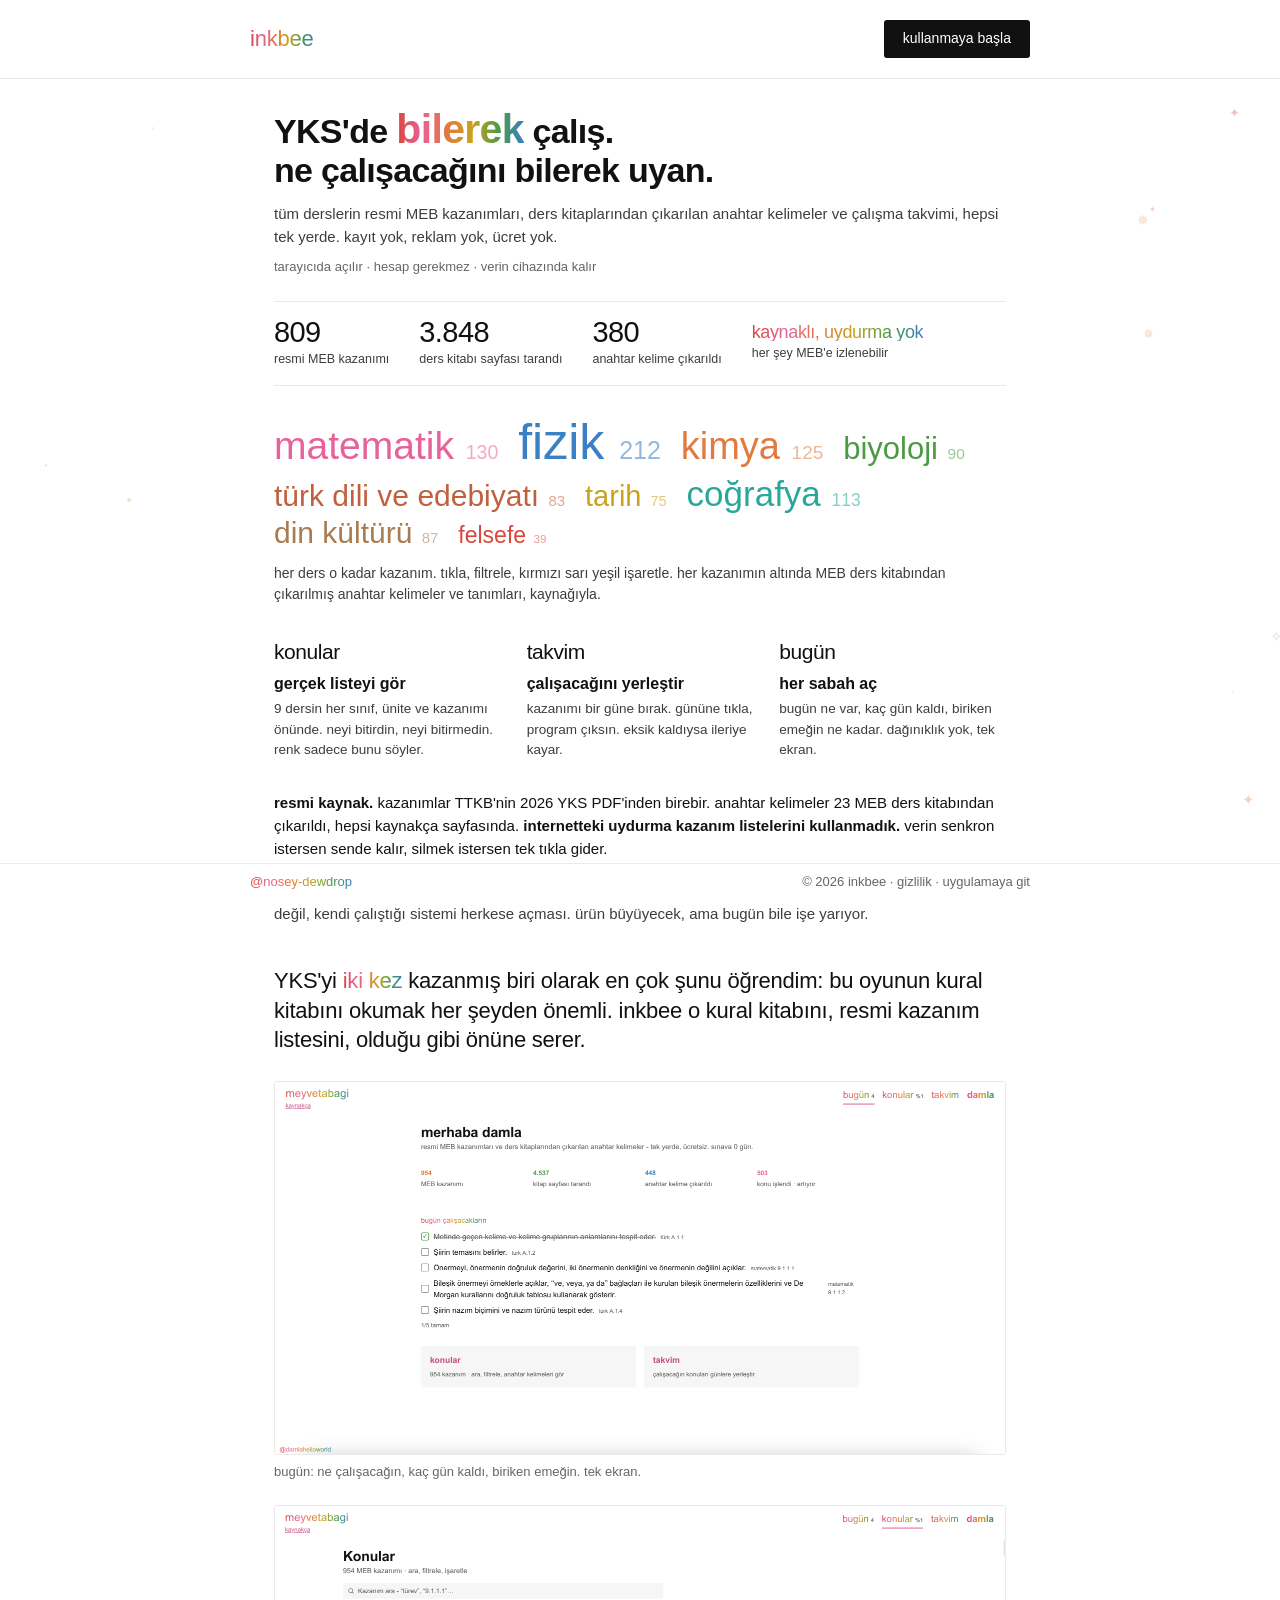
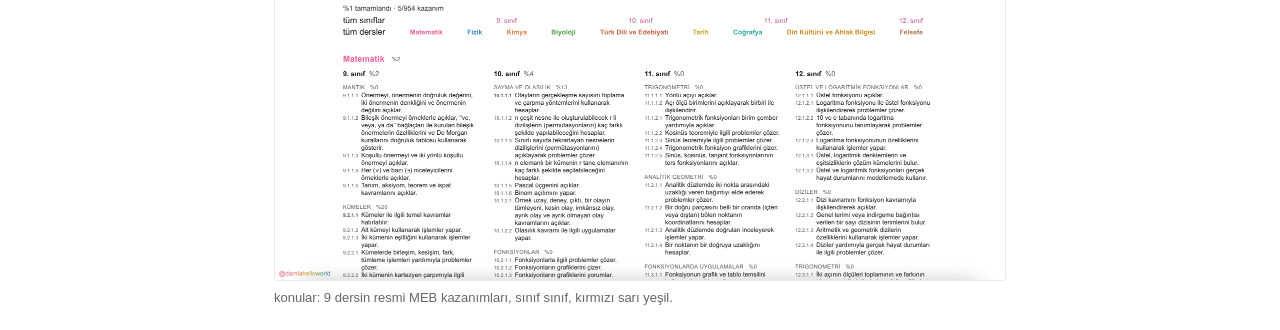
<file: index.html>
<!doctype html>
<html lang="tr">
<head>
<meta charset="utf-8">
<meta http-equiv="refresh" content="0; url=web/index.html">
<link rel="canonical" href="https://nosey-dewdrop.github.io/inkbee/web/index.html">
<title>inkbee</title>
</head>
<body><a href="web/index.html">inkbee'ye git →</a></body>
</html>
</file>
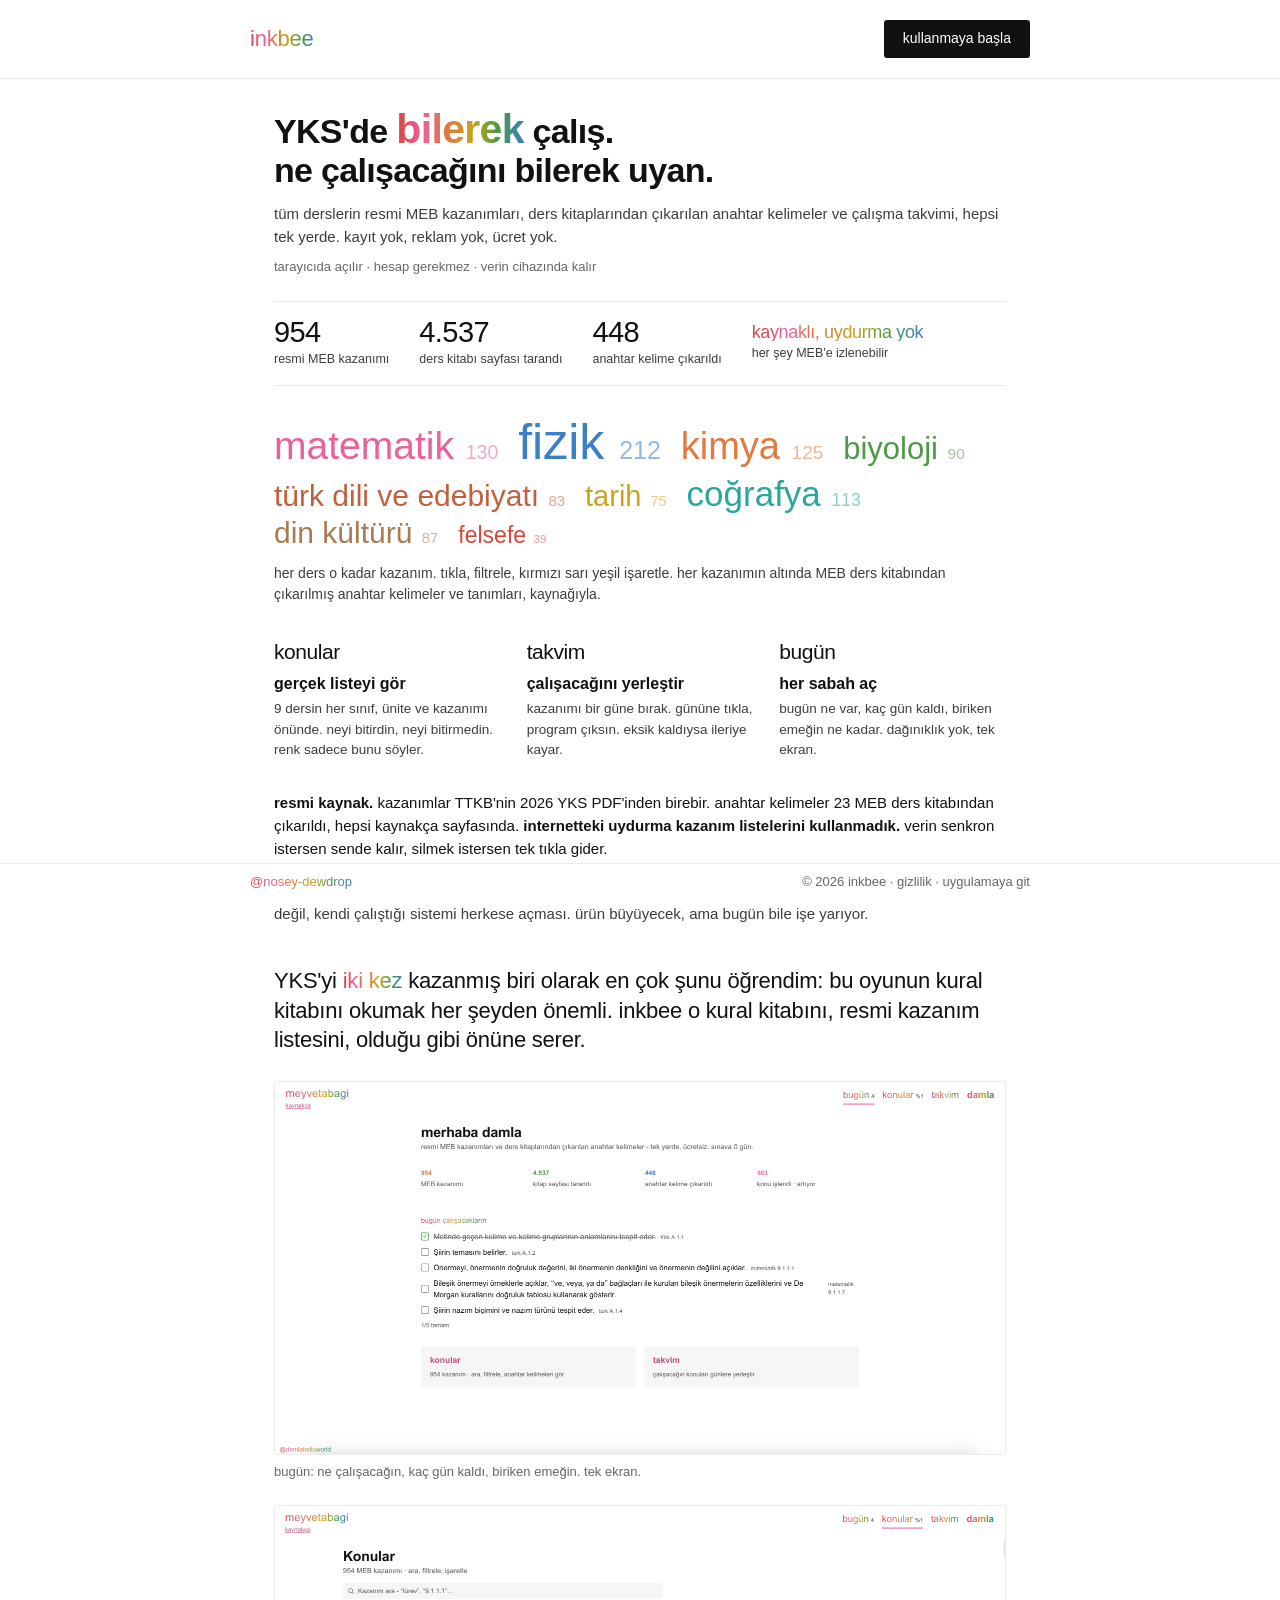
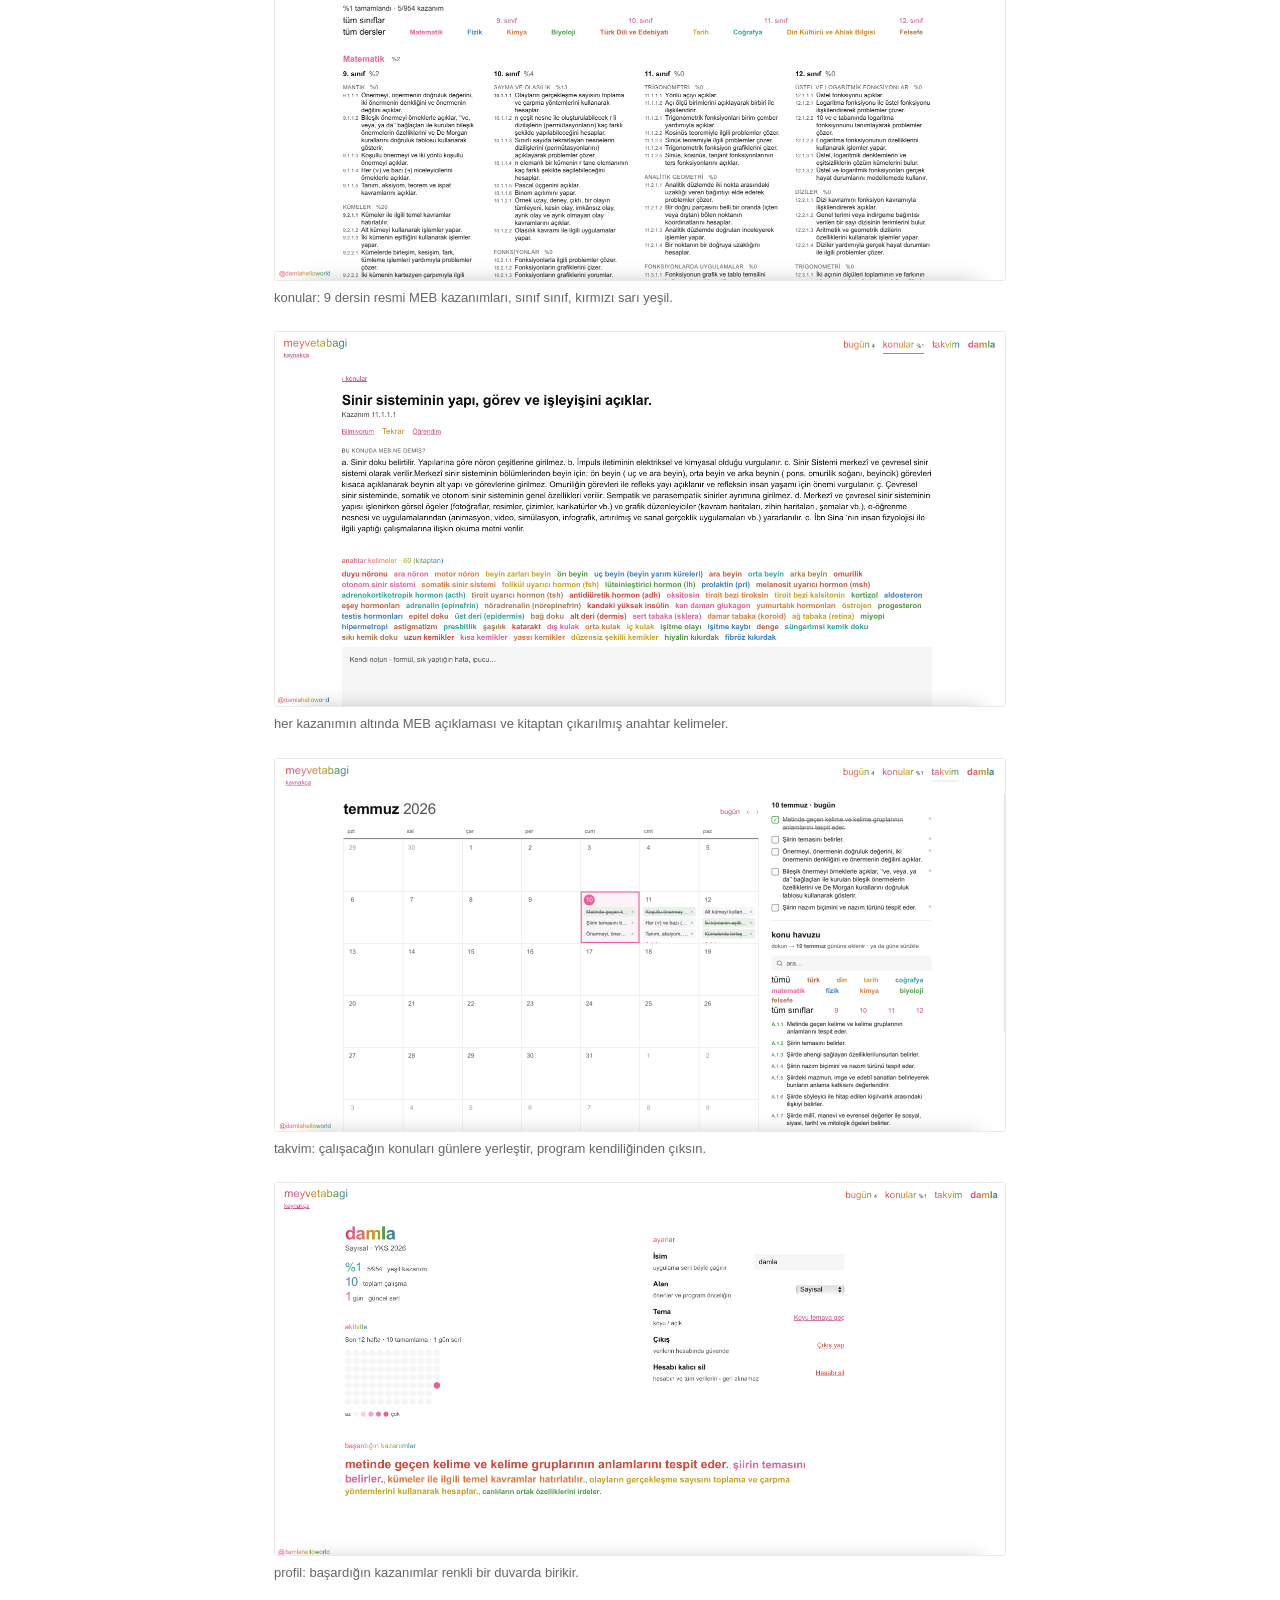
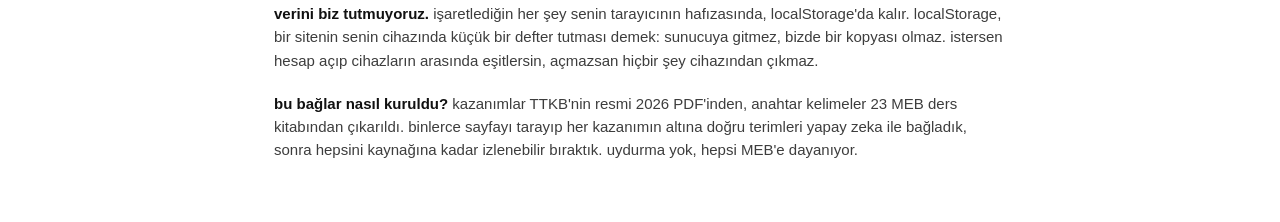
<file: web/index.html>
<!doctype html>
<html lang="tr">
<head>
<meta charset="utf-8">
<meta name="viewport" content="width=device-width,initial-scale=1">
<title>inkbee - YKS kazanım takibi, MEB kazanımları ve anahtar kelimeler, ücretsiz</title>
<meta name="description" content="Tüm YKS derslerinin resmi MEB kazanımları, ders kitaplarından çıkarılan anahtar kelimeler ve çalışma takvimi - tek yerde, ücretsiz.">
<meta name="keywords" content="YKS, TYT, AYT, MEB kazanımları, kazanım takibi, konu takibi, anahtar kelimeler, ücretsiz YKS uygulaması">
<meta property="og:type" content="website">
<meta property="og:title" content="inkbee - YKS kazanım takibi, ücretsiz">
<meta property="og:description" content="Resmi MEB kazanımları + ders kitaplarından anahtar kelimeler + çalışma takvimi. Ücretsiz.">
<meta property="og:image" content="icon-512.png">
<link rel="canonical" href="https://nosey-dewdrop.github.io/inkbee/web/index.html">
<link rel="icon" href="favicon.svg" type="image/svg+xml">
<meta name="theme-color" content="#E8619A">
<script type="application/ld+json">
{"@context":"https://schema.org","@type":"WebApplication","name":"inkbee","url":"https://nosey-dewdrop.github.io/inkbee/web/app.html","applicationCategory":"EducationApplication","operatingSystem":"Web","inLanguage":"tr-TR","isAccessibleForFree":true,"offers":{"@type":"Offer","price":"0","priceCurrency":"TRY"},"description":"YKS MEB kazanımları, anahtar kelimeler ve çalışma takvimi. Ücretsiz.","creator":{"@type":"Person","name":"Damla","url":"https://github.com/nosey-dewdrop"}}
</script>
<style>
:root{--bg:#fff;--ink:#111;--muted:#3d3d3d;--faint:#666;--line:#eaeaea;--w:780px;
 --pink:#E8619A;--blue:#3B7FC4;--orange:#E07A3E;--green:#4C9A46;--terra:#C0603E;--yellow:#C9A21E;--teal:#2AA79B;--brown:#A97B50;--red:#D9463A}
*{margin:0;padding:0;box-sizing:border-box}
body{font-family:Arial,Helvetica,sans-serif;background:var(--bg);color:var(--ink);font-size:14px;line-height:1.42;-webkit-font-smoothing:antialiased;overflow-x:hidden}
.wrap{max-width:var(--w);margin:0 auto;padding:0 24px}
a{color:inherit;text-decoration:none}
#sparks{position:fixed;inset:0;pointer-events:none;overflow:hidden;z-index:0}
.spk{position:absolute;top:-6vh;opacity:.5;animation:drift var(--f,60s) linear infinite;animation-delay:var(--d,0s)}
.spk i{display:inline-block;animation:tw var(--t,7s) ease-in-out infinite;font-style:normal}
@keyframes drift{to{transform:translateY(118vh)}}
@keyframes tw{0%,100%{opacity:.7;transform:scale(1)}50%{opacity:.2;transform:scale(.7)}}

/* rainbow — the ONLY color escalation, reserved for emphasis */
.rb{background:linear-gradient(90deg,var(--red),var(--pink),var(--orange),var(--yellow),var(--green),var(--blue));-webkit-background-clip:text;background-clip:text;color:transparent;-webkit-text-fill-color:transparent}

/* sticky top bar — wordmark + the one CTA */
.top{position:sticky;top:0;z-index:15;background:var(--bg);border-bottom:1px solid var(--line)}
.topin{display:flex;align-items:center;justify-content:space-between;padding:20px 0}
.logo{font-size:22px;letter-spacing:-.01em}
.cta{display:inline-block;background:var(--ink);color:#fff;font-size:14px;padding:9px 19px;border-radius:3px;transition:transform .08s,filter .12s}
.cta:hover{filter:brightness(1.18);transform:translateY(-1px)}
.cta:active{transform:translateY(0)}

main{position:relative;z-index:1;padding:28px 0 60px}

/* hero — mostly ink, one word carries the color, size carries the weight */
.lede{font-size:34px;line-height:1.1;letter-spacing:-.02em}
.lede .big{font-size:41px}
.sub{font-size:15px;color:var(--muted);margin:14px 0 10px;line-height:1.5}
.ctanote{font-size:13px;color:var(--faint)}

/* stat strip — big ink numbers count up, tiny labels */
.stats{display:flex;flex-wrap:wrap;gap:30px;margin:24px 0 2px;padding:16px 0;border-top:1px solid var(--line);border-bottom:1px solid var(--line)}
.stat .v{font-size:29px;letter-spacing:-.02em;font-variant-numeric:tabular-nums;line-height:1}
.stat .k{font-size:12.5px;color:var(--muted);margin-top:4px}
.stat.on .v{font-size:18px;margin-top:5px}

/* section label — quiet, lowercase (rainbow reserved for wordmark + hero + signature only) */
.lab{font-size:13px;letter-spacing:.02em;color:var(--faint);margin:30px 0 11px}

/* founder insight + how-it-works prose */
.pitch{font-size:22px;line-height:1.35;letter-spacing:-.01em;margin-top:40px}
.explain{font-size:15px;color:var(--muted);margin-top:20px;line-height:1.55}
.explain b{color:var(--ink);font-weight:bold}
/* real app screenshots */
.shots{margin-top:26px;display:grid;gap:24px}
.shots figure{margin:0}
.shots img{width:100%;height:auto;display:block;border:1px solid var(--line);border-radius:3px}
.shots figcaption{font-size:13px;color:var(--faint);margin-top:8px}

/* the wall IS the interface — size = kazanım count */
.wall{line-height:1.22;margin-top:26px}
.dw{margin-right:16px;white-space:nowrap;display:inline-block}
.dw small{opacity:.55;font-size:.5em;margin-left:1px}
.c-pink{color:var(--pink)}.c-blue{color:var(--blue)}.c-orange{color:var(--orange)}.c-green{color:var(--green)}
.c-terra{color:var(--terra)}.c-yellow{color:var(--yellow)}.c-teal{color:var(--teal)}.c-brown{color:var(--brown)}.c-red{color:var(--red)}
.wallnote{font-size:14px;color:var(--muted);margin-top:11px;line-height:1.5}

/* three steps — ink, dense, size-led */
.steps{display:grid;grid-template-columns:repeat(3,1fr);gap:26px;margin-top:32px}
.step{min-width:0}
.step .n{font-size:21px;letter-spacing:-.02em}
.step h3{font-size:16px;margin:6px 0 4px}
.step p{font-size:13.5px;color:var(--muted);line-height:1.5}

/* honest + maker */
.honest{font-size:15px;color:var(--ink);margin-top:32px;line-height:1.52}
.honest b{font-weight:bold}
.maker{font-size:15px;color:var(--muted);margin-top:20px;line-height:1.52}
.maker b{color:var(--ink);font-weight:normal}

/* sticky footer — signature + text */
.foot{position:fixed;left:0;right:0;bottom:0;z-index:15;background:var(--bg);border-top:1px solid var(--line)}
.footin{display:flex;align-items:center;justify-content:space-between;gap:14px;padding:9px 0;font-size:13px;color:var(--faint)}
.sig{font-size:13px}
.footin a:hover{color:var(--ink)}

@media(max-width:640px){
  .lede{font-size:27px}.lede .big{font-size:32px}
  .stats{gap:22px}.stat .v{font-size:24px}
  .steps{grid-template-columns:1fr;gap:20px}
  .footin{font-size:12px}
}
</style>
</head>
<body>
<div id="sparks"></div>

<header class="top"><div class="wrap topin">
  <span class="logo rb">inkbee</span>
  <a class="cta" href="app.html">kullanmaya başla</a>
</div></header>

<main><div class="wrap">

  <h1 class="lede">YKS'de <span class="big rb">bilerek</span> çalış.<br>ne çalışacağını bilerek uyan.</h1>
  <p class="sub">tüm derslerin resmi MEB kazanımları, ders kitaplarından çıkarılan anahtar kelimeler ve çalışma takvimi, hepsi tek yerde. kayıt yok, reklam yok, ücret yok.</p>
  <p class="ctanote">tarayıcıda açılır &middot; hesap gerekmez &middot; verin cihazında kalır</p>

  <div class="stats">
    <div class="stat"><div class="v" data-n="954">0</div><div class="k">resmi MEB kazanımı</div></div>
    <div class="stat"><div class="v" data-n="4537">0</div><div class="k">ders kitabı sayfası tarandı</div></div>
    <div class="stat"><div class="v" data-n="448">0</div><div class="k">anahtar kelime çıkarıldı</div></div>
    <div class="stat on"><div class="v rb">kaynaklı, uydurma yok</div><div class="k">her şey MEB'e izlenebilir</div></div>
  </div>

  <div class="wall" id="wall">
    <span class="dw c-pink" style="font-size:39px">matematik <small>130</small></span>
    <span class="dw c-blue" style="font-size:50px">fizik <small>212</small></span>
    <span class="dw c-orange" style="font-size:38px">kimya <small>125</small></span>
    <span class="dw c-green" style="font-size:31px">biyoloji <small>90</small></span>
    <span class="dw c-terra" style="font-size:30px">türk dili ve edebiyatı <small>83</small></span>
    <span class="dw c-yellow" style="font-size:29px">tarih <small>75</small></span>
    <span class="dw c-teal" style="font-size:35px">coğrafya <small>113</small></span>
    <span class="dw c-brown" style="font-size:30px">din kültürü <small>87</small></span>
    <span class="dw c-red" style="font-size:23px">felsefe <small>39</small></span>
  </div>
  <p class="wallnote">her ders o kadar kazanım. tıkla, filtrele, kırmızı sarı yeşil işaretle. her kazanımın altında MEB ders kitabından çıkarılmış anahtar kelimeler ve tanımları, kaynağıyla.</p>

  <div class="steps">
    <div class="step">
      <div class="n">konular</div>
      <h3>gerçek listeyi gör</h3>
      <p>9 dersin her sınıf, ünite ve kazanımı önünde. neyi bitirdin, neyi bitirmedin. renk sadece bunu söyler.</p>
    </div>
    <div class="step">
      <div class="n">takvim</div>
      <h3>çalışacağını yerleştir</h3>
      <p>kazanımı bir güne bırak. gününe tıkla, program çıksın. eksik kaldıysa ileriye kayar.</p>
    </div>
    <div class="step">
      <div class="n">bugün</div>
      <h3>her sabah aç</h3>
      <p>bugün ne var, kaç gün kaldı, biriken emeğin ne kadar. dağınıklık yok, tek ekran.</p>
    </div>
  </div>

  <p class="honest"><b>resmi kaynak.</b> kazanımlar TTKB'nin 2026 YKS PDF'inden birebir. anahtar kelimeler 23 MEB ders kitabından çıkarıldı, hepsi kaynakça sayfasında. <b>internetteki uydurma kazanım listelerini kullanmadık.</b> verin senkron istersen sende kalır, silmek istersen tek tıkla gider.</p>

  <p class="maker"><b>Damla</b> yaptı. Bilkent bilgisayar mühendisliği öğrencisi, YKS'yi iki kez kazandı. inkbee bir hafta sonu projesi değil, kendi çalıştığı sistemi herkese açması. ürün büyüyecek, ama bugün bile işe yarıyor.</p>

  <p class="pitch">YKS'yi <span class="rb">iki kez</span> kazanmış biri olarak en çok şunu öğrendim: bu oyunun kural kitabını okumak her şeyden önemli. inkbee o kural kitabını, resmi kazanım listesini, olduğu gibi önüne serer.</p>

  <div class="shots">
    <figure><img src="shot-bugun.png" alt="bugün ekranı" loading="lazy"><figcaption>bugün: ne çalışacağın, kaç gün kaldı, biriken emeğin. tek ekran.</figcaption></figure>
    <figure><img src="shot-konular.png" alt="konular ekranı" loading="lazy"><figcaption>konular: 9 dersin resmi MEB kazanımları, sınıf sınıf, kırmızı sarı yeşil.</figcaption></figure>
    <figure><img src="shot-detay.png" alt="kazanım detay ekranı" loading="lazy"><figcaption>her kazanımın altında MEB açıklaması ve kitaptan çıkarılmış anahtar kelimeler.</figcaption></figure>
    <figure><img src="shot-takvim.png" alt="takvim ekranı" loading="lazy"><figcaption>takvim: çalışacağın konuları günlere yerleştir, program kendiliğinden çıksın.</figcaption></figure>
    <figure><img src="shot-profil.png" alt="profil ekranı" loading="lazy"><figcaption>profil: başardığın kazanımlar renkli bir duvarda birikir.</figcaption></figure>
  </div>

  <p class="explain"><b>verini biz tutmuyoruz.</b> işaretlediğin her şey senin tarayıcının hafızasında, localStorage'da kalır. localStorage, bir sitenin senin cihazında küçük bir defter tutması demek: sunucuya gitmez, bizde bir kopyası olmaz. istersen hesap açıp cihazların arasında eşitlersin, açmazsan hiçbir şey cihazından çıkmaz.</p>

  <p class="explain"><b>bu bağlar nasıl kuruldu?</b> kazanımlar TTKB'nin resmi 2026 PDF'inden, anahtar kelimeler 23 MEB ders kitabından çıkarıldı. binlerce sayfayı tarayıp her kazanımın altına doğru terimleri yapay zeka ile bağladık, sonra hepsini kaynağına kadar izlenebilir bıraktık. uydurma yok, hepsi MEB'e dayanıyor.</p>

</div></main>

<footer class="foot"><div class="wrap footin">
  <a class="sig rb" href="https://github.com/nosey-dewdrop">@nosey-dewdrop</a>
  <span>&copy; 2026 inkbee &middot; <a href="gizlilik.html">gizlilik</a> &middot; <a href="app.html">uygulamaya git</a></span>
</div></footer>

<script>
/* dinamik sayaç — count up on load */
(function(){
  var els=document.querySelectorAll('.stat .v[data-n]');
  els.forEach(function(el){
    var target=+el.getAttribute('data-n'),dur=1000,start=null;
    function step(ts){if(!start)start=ts;var p=Math.min((ts-start)/dur,1);
      var e=1-Math.pow(1-p,3);
      el.textContent=Math.floor(e*target).toLocaleString('tr-TR');
      if(p<1)requestAnimationFrame(step);else el.textContent=target.toLocaleString('tr-TR');}
    requestAnimationFrame(step);
  });
})();
/* ambient sparks */
(function(){var G=['✦','✧','·','⋆','✵','˖'],C=['#E9B84A','#E8619A','#E07A3E','#C9A21E','#D9463A'];
var s=20260710>>>0,f=document.getElementById('sparks');function r(){s=(s*1664525+1013904223)>>>0;return s/4294967296;}
for(var i=0;i<12;i++){var g=document.createElement('span');g.className='spk';var lx=r();lx=lx<0.5?lx*30:85+(lx-0.5)*30;g.style.left=lx.toFixed(1)+'vw';
g.style.fontSize=(8+r()*8).toFixed(0)+'px';g.style.setProperty('--f',(40+r()*40).toFixed(0)+'s');g.style.setProperty('--d',(-r()*60).toFixed(0)+'s');
g.style.setProperty('--t',(5+r()*4).toFixed(0)+'s');var ic=document.createElement('i');ic.textContent=G[Math.floor(r()*G.length)];
ic.style.color=C[Math.floor(r()*C.length)];ic.style.setProperty('--t',g.style.getPropertyValue('--t'));g.appendChild(ic);f.appendChild(g);}})();
</script>
</body>
</html>
</file>
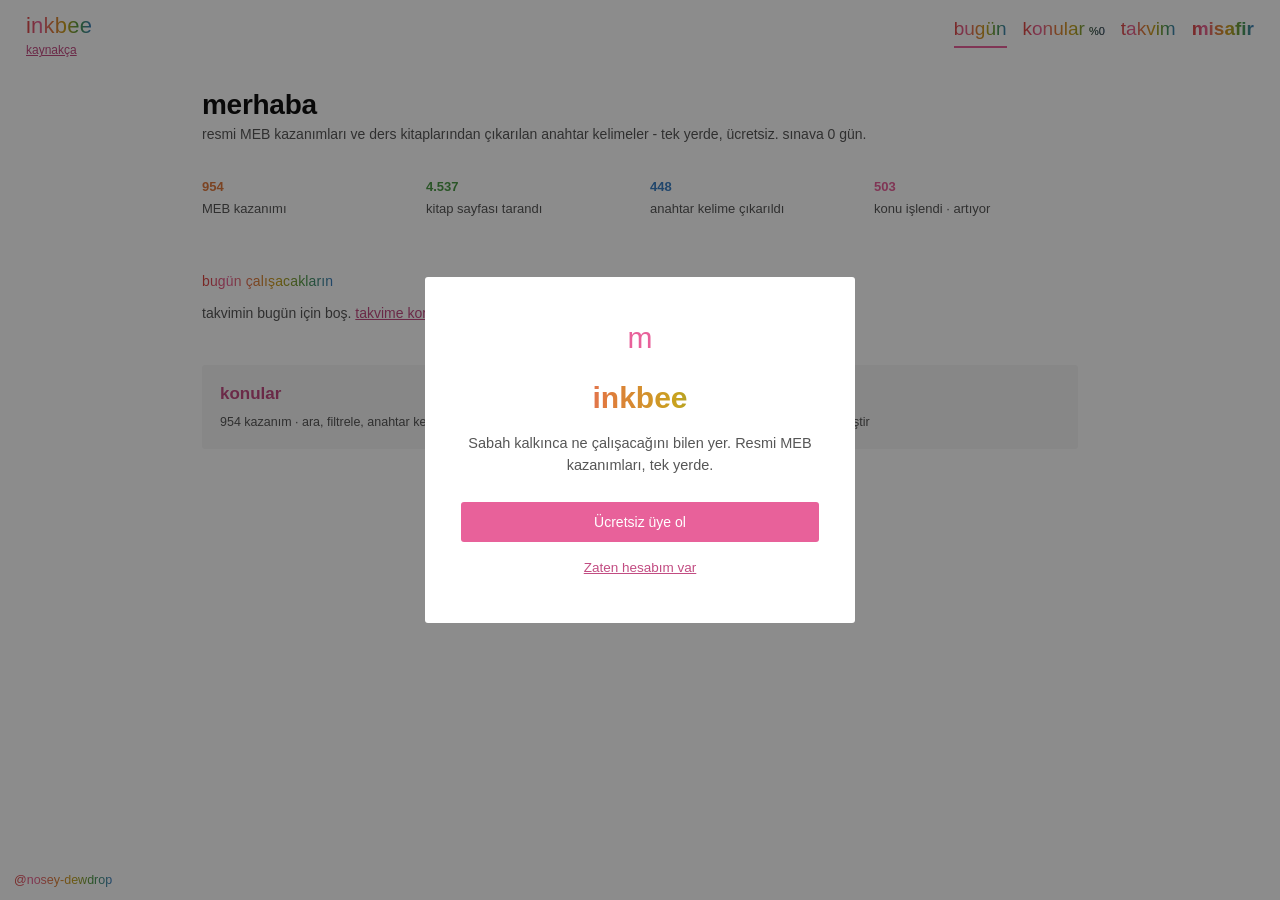
<file: web/app.html>
<!doctype html>
<html lang="tr">
<head>
<meta charset="utf-8">
<meta name="viewport" content="width=device-width,initial-scale=1">
<title>inkbee - YKS kazanım takibi, MEB kazanımları ve anahtar kelimeler</title>
<meta name="description" content="Tüm YKS derslerinin resmi MEB kazanımları, ders kitaplarından çıkarılan anahtar kelimeler ve çalışma takvimi - tek yerde, ücretsiz. Matematik, Fizik, Kimya, Biyoloji, Türkçe, Tarih, Coğrafya, Din, Felsefe.">
<meta name="keywords" content="YKS, TYT, AYT, MEB kazanımları, kazanım takibi, konu takibi, YKS çalışma programı, matematik kazanımları, fizik kazanımları, anahtar kelimeler, ücretsiz YKS uygulaması">
<meta property="og:type" content="website">
<meta property="og:title" content="inkbee - YKS kazanım takibi, ücretsiz">
<meta property="og:description" content="Resmi MEB kazanımları + ders kitaplarından anahtar kelimeler + çalışma takvimi. Ücretsiz.">
<meta property="og:image" content="icon-512.png">
<meta name="twitter:card" content="summary">
<link rel="canonical" href="https://nosey-dewdrop.github.io/inkbee/web/app.html">
<link rel="icon" href="favicon.svg" type="image/svg+xml">
<link rel="apple-touch-icon" href="apple-touch-icon.png">
<link rel="manifest" href="manifest.json">
<meta name="theme-color" content="#E8619A">

<link rel="stylesheet" href="css/tokens.css">
<link rel="stylesheet" href="css/base.css">
<link rel="stylesheet" href="css/components.css">
<script type="application/ld+json">
{
  "@context":"https://schema.org",
  "@type":"WebApplication",
  "name":"inkbee",
  "url":"https://nosey-dewdrop.github.io/inkbee/web/app.html",
  "applicationCategory":"EducationApplication",
  "operatingSystem":"Web",
  "inLanguage":"tr-TR",
  "isAccessibleForFree":true,
  "offers":{"@type":"Offer","price":"0","priceCurrency":"TRY"},
  "description":"Tüm YKS derslerinin resmi MEB kazanımları, ders kitaplarından çıkarılan anahtar kelimeler ve çalışma takvimi. Ücretsiz.",
  "creator":{"@type":"Person","name":"Damla","url":"https://github.com/nosey-dewdrop"},
  "about":["YKS","TYT","AYT","MEB kazanımları"]
}
</script>
</head>
<body>
<div class="app">
  <header class="topbar">
    <div class="brandcol">
      <a class="brand" href="#/bugun"><b>inkbee</b></a>
      <div class="brandsub"><a class="kaynaklink" href="#/kaynakca">kaynakça</a></div>
    </div>
    <div class="pagechips" id="pagechips"></div>
    <nav id="nav"></nav>
    <div id="userslot"></div>
  </header>
  <main class="page" id="page"></main>
  <a class="sig" href="https://github.com/nosey-dewdrop" target="_blank" rel="noopener">@nosey-dewdrop</a>
</div>
<script type="module" src="js/app.js"></script>
</body>
</html>
</file>
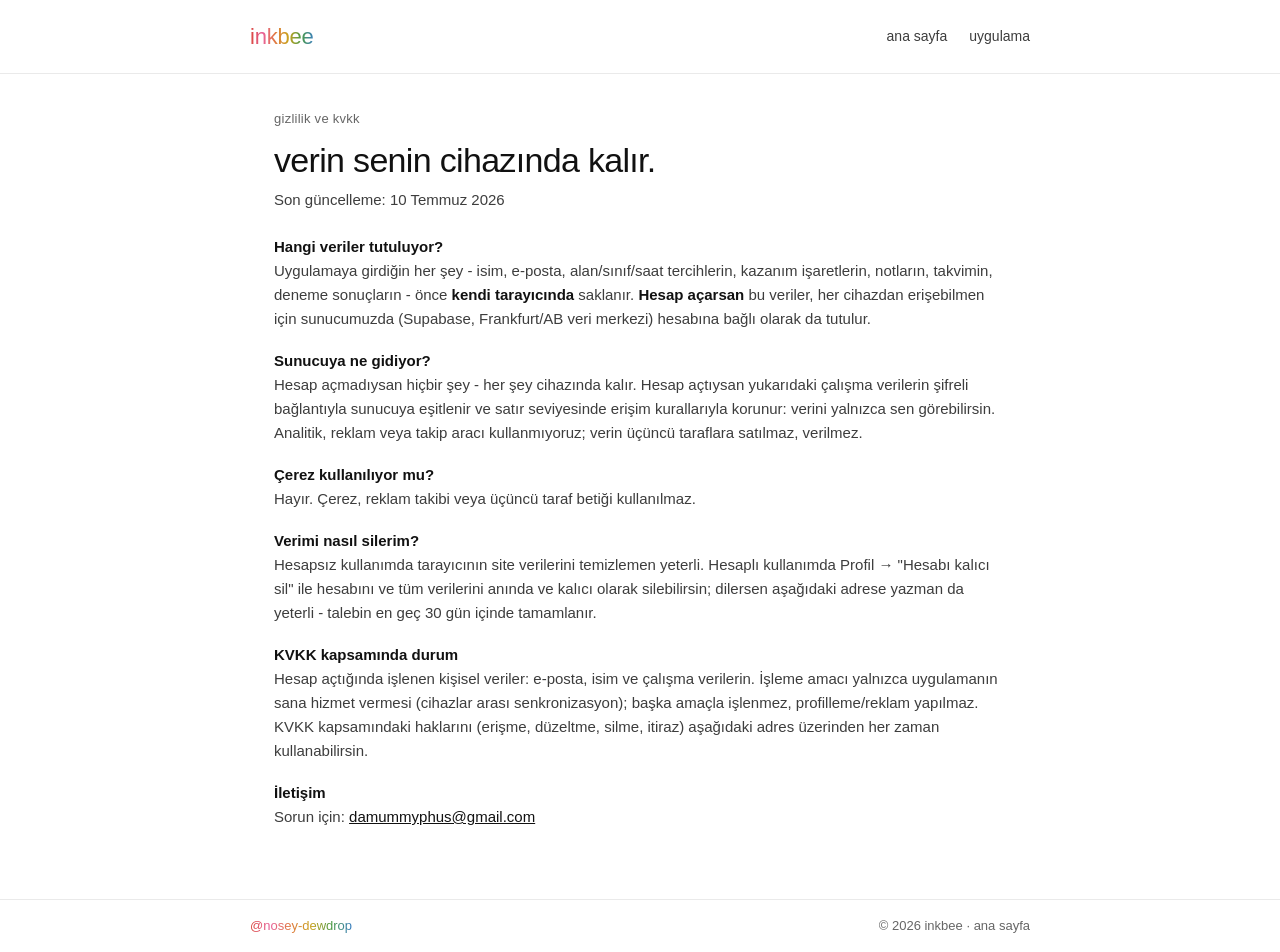
<file: web/gizlilik.html>
<!doctype html>
<html lang="tr">
<head>
<meta charset="utf-8">
<meta name="viewport" content="width=device-width,initial-scale=1">
<title>Gizlilik ve KVKK - inkbee</title>
<link rel="icon" href="favicon.svg" type="image/svg+xml">
<link rel="apple-touch-icon" href="apple-touch-icon.png">
<link rel="manifest" href="manifest.json">
<meta name="theme-color" content="#E8619A">

<link rel="stylesheet" href="css/landing.css">
</head>
<body>

<div class="top"><div class="wrap topin">
  <a class="logo rb" href="index.html">inkbee</a>
  <div class="links"><a href="index.html">ana sayfa</a><a href="app.html">uygulama</a></div>
</div></div>

<section class="sec"><div class="wrap">
  <span class="eyebrow">gizlilik ve kvkk</span>
  <h2>verin senin cihazında kalır.</h2>
  <p class="lead">Son güncelleme: 10 Temmuz 2026</p>

  <div class="legal">
    <p class="first"><b>Hangi veriler tutuluyor?</b><br>
    Uygulamaya girdiğin her şey - isim, e-posta, alan/sınıf/saat tercihlerin, kazanım işaretlerin, notların, takvimin, deneme sonuçların - önce <b>kendi tarayıcında</b> saklanır. <b>Hesap açarsan</b> bu veriler, her cihazdan erişebilmen için sunucumuzda (Supabase, Frankfurt/AB veri merkezi) hesabına bağlı olarak da tutulur.</p>

    <p><b>Sunucuya ne gidiyor?</b><br>
    Hesap açmadıysan hiçbir şey - her şey cihazında kalır. Hesap açtıysan yukarıdaki çalışma verilerin şifreli bağlantıyla sunucuya eşitlenir ve satır seviyesinde erişim kurallarıyla korunur: verini yalnızca sen görebilirsin. Analitik, reklam veya takip aracı kullanmıyoruz; verin üçüncü taraflara satılmaz, verilmez.</p>

    <p><b>Çerez kullanılıyor mu?</b><br>
    Hayır. Çerez, reklam takibi veya üçüncü taraf betiği kullanılmaz.</p>

    <p><b>Verimi nasıl silerim?</b><br>
    Hesapsız kullanımda tarayıcının site verilerini temizlemen yeterli. Hesaplı kullanımda Profil → "Hesabı kalıcı sil" ile hesabını ve tüm verilerini anında ve kalıcı olarak silebilirsin; dilersen aşağıdaki adrese yazman da yeterli - talebin en geç 30 gün içinde tamamlanır.</p>

    <p><b>KVKK kapsamında durum</b><br>
    Hesap açtığında işlenen kişisel veriler: e-posta, isim ve çalışma verilerin. İşleme amacı yalnızca uygulamanın sana hizmet vermesi (cihazlar arası senkronizasyon); başka amaçla işlenmez, profilleme/reklam yapılmaz. KVKK kapsamındaki haklarını (erişme, düzeltme, silme, itiraz) aşağıdaki adres üzerinden her zaman kullanabilirsin.</p>

    <p><b>İletişim</b><br>
    Sorun için: <a href="mailto:damummyphus@gmail.com" class="mail">damummyphus@gmail.com</a></p>
  </div>
</div></section>

<footer class="foot"><div class="wrap footin">
  <a class="sig rb" href="https://github.com/nosey-dewdrop">@nosey-dewdrop</a>
  <span>&copy; 2026 inkbee &middot; <a href="index.html">ana sayfa</a></span>
</div></footer>

</body>
</html>
</file>
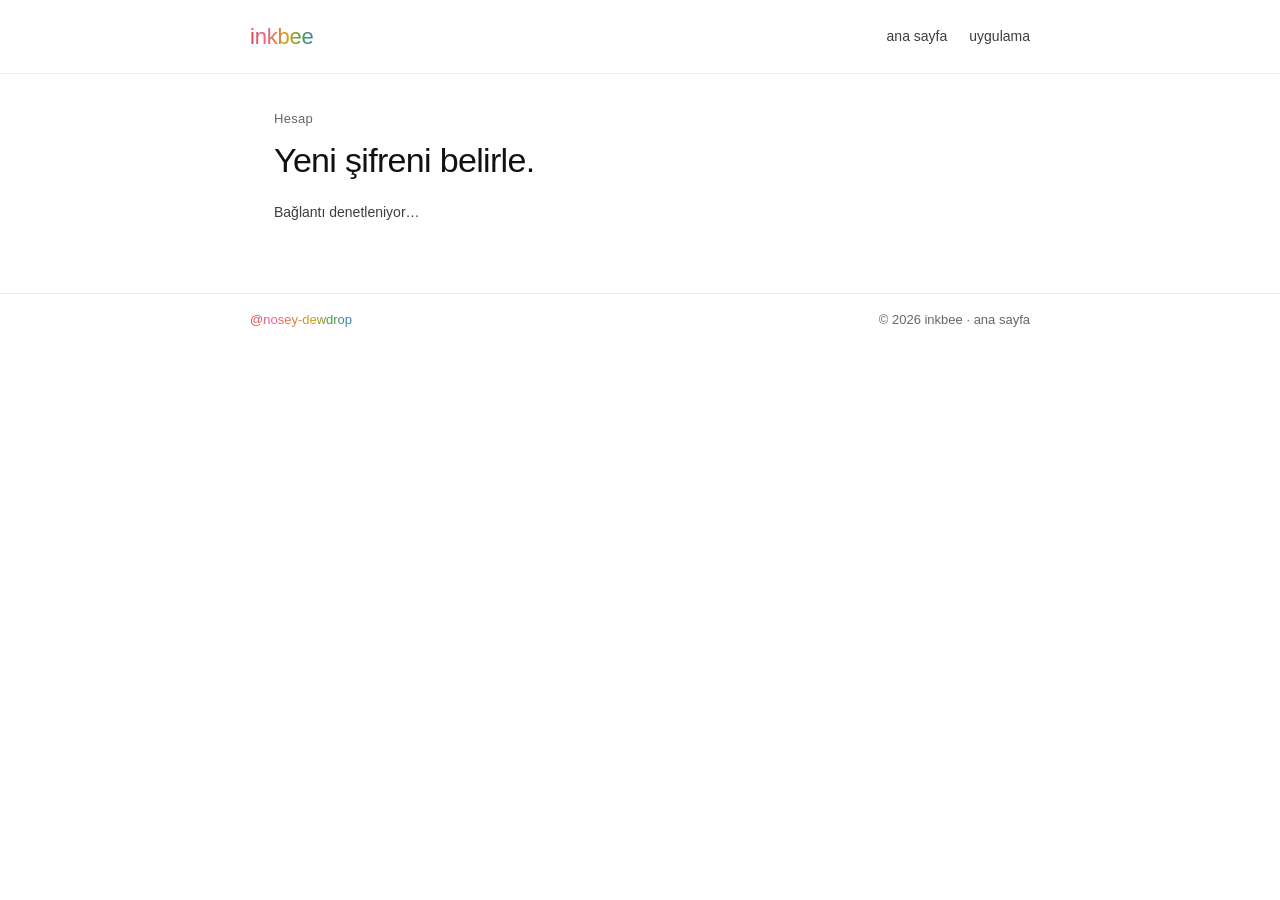
<file: web/sifre-yenile.html>
<!doctype html>
<html lang="tr">
<head>
<meta charset="utf-8">
<meta name="viewport" content="width=device-width,initial-scale=1">
<title>Şifre yenile - inkbee</title>
<link rel="icon" href="favicon.svg" type="image/svg+xml">
<link rel="apple-touch-icon" href="apple-touch-icon.png">
<link rel="manifest" href="manifest.json">
<meta name="theme-color" content="#E8619A">

<link rel="stylesheet" href="css/landing.css">
</head>
<body>

<div class="top"><div class="wrap topin">
  <a class="logo rb" href="index.html">inkbee</a>
  <div class="links"><a href="index.html">ana sayfa</a><a href="app.html">uygulama</a></div>
</div></div>

<section class="sec"><div class="wrap">
  <span class="eyebrow">Hesap</span>
  <h2>Yeni şifreni belirle.</h2>

  <div class="resetform" id="form" hidden>
    <label for="p1">Yeni şifre</label>
    <input id="p1" type="password" placeholder="en az 6 karakter" autocomplete="new-password">
    <label for="p2">Yeni şifre (tekrar)</label>
    <input id="p2" type="password" placeholder="aynısını yaz" autocomplete="new-password">
    <p class="formhint" id="err"></p>
    <button class="btn pink" id="go">Şifreyi güncelle</button>
  </div>

  <div class="resetform" id="state">
    <p class="formhint">Bağlantı denetleniyor…</p>
  </div>
</div></section>

<footer class="foot"><div class="wrap footin">
  <a class="sig rb" href="https://github.com/nosey-dewdrop">@nosey-dewdrop</a>
  <span>&copy; 2026 inkbee &middot; <a href="index.html">ana sayfa</a></span>
</div></footer>

<script type="module">
import { SUPABASE_URL, SUPABASE_ANON_KEY } from './js/config.js';
const form = document.getElementById('form'), state = document.getElementById('state'), err = document.getElementById('err');
const fail = t => { state.innerHTML = `<p class="formhint">${t}</p><p class="formhint"><a href="app.html">Uygulamaya dön</a> ve girişte "Şifremi unuttum" ile yeni bağlantı iste.</p>`; };

if (!SUPABASE_URL || !SUPABASE_ANON_KEY) { fail('Hesap sistemi şu an kapalı.'); }
else {
  const { createClient } = await import('https://esm.sh/@supabase/supabase-js@2');
  const client = createClient(SUPABASE_URL, SUPABASE_ANON_KEY);  // consumes the #recovery token from the URL
  // give detectSessionInUrl a moment, then check whether the recovery token produced a session
  setTimeout(async () => {
    const { data } = await client.auth.getSession();
    if (!data.session) { fail('Bağlantı geçersiz ya da süresi dolmuş.'); return; }
    state.hidden = true; form.hidden = false;
    document.getElementById('go').onclick = async () => {
      const p1 = document.getElementById('p1').value, p2 = document.getElementById('p2').value;
      if (p1.length < 6) { err.textContent = 'Şifre en az 6 karakter olmalı.'; return; }
      if (p1 !== p2) { err.textContent = 'Şifreler aynı değil.'; return; }
      err.textContent = '';
      const { error } = await client.auth.updateUser({ password: p1 });
      if (error) { err.textContent = 'Olmadı: ' + (error.message || 'tekrar dene'); return; }
      form.hidden = true; state.hidden = false;
      state.innerHTML = '<p class="formhint">Şifren güncellendi.</p><p><a class="btn pink" href="app.html">Uygulamaya git</a></p>';
    };
  }, 400);
}
</script>
</body>
</html>
</file>
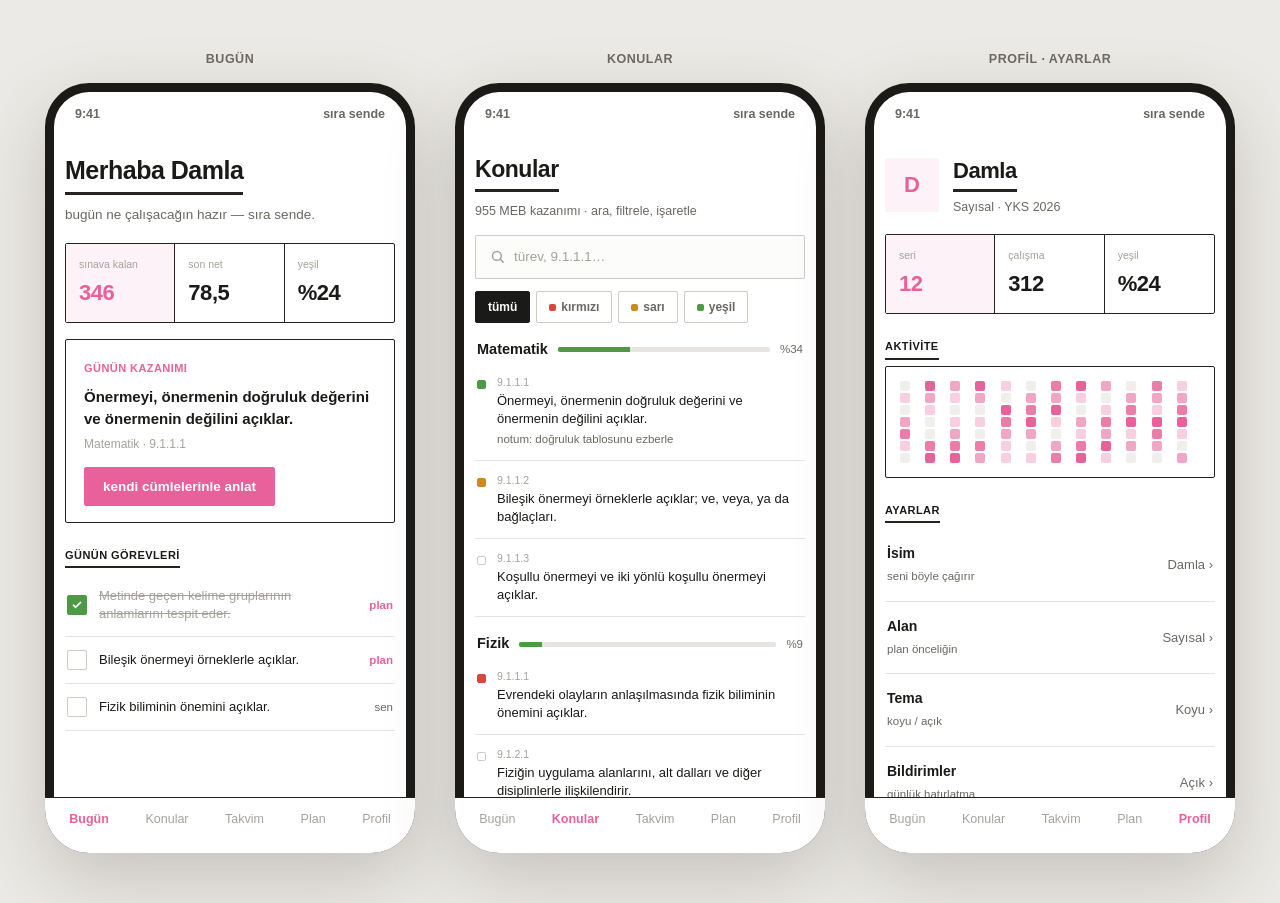
<file: web/mocks/mobil.html>
<!doctype html>
<html lang="tr">
<head>
<meta charset="utf-8">
<meta name="viewport" content="width=device-width,initial-scale=1">
<title>Sıra Sende · mobil mock v5 (iOS + Android)</title>
<style>
/* MOCK v5 — mobil. Beyaz sade (göz yormaz), v3 karakteri korunur ama simsiyah border modernize:
   ince açık gri çizgi, yumuşak mürekkep, sivri köşe. Helvetica · tek vurgu pembe · pill yok · gölge yok.
   iOS ve Android aynı (Expo tek kod). Üç ekran: Bugün · Konular · Profil. */
:root{
  --bg:#fff; --ink:#1A1A18; --soft:#6B6862; --faint:#A6A29B;
  --line:#E7E4DF; --line-2:#CFCBC4; --edge:#26231F;
  --pink:#E8619A; --pink-soft:#FDF2F7;
  --red:#D9463A; --amber:#CC8A18; --green:#4C9A46;
}
*{box-sizing:border-box;margin:0;padding:0}
body{font-family:Helvetica,Arial,sans-serif;background:#ECEAE6;color:var(--ink);font-size:15px;line-height:1.5;
  display:flex;gap:40px;justify-content:center;align-items:flex-start;padding:50px 20px;flex-wrap:wrap;min-height:100vh}
svg{display:block}
.wrap{text-align:center}
.wrap>.cap{font-size:12.5px;font-weight:700;color:var(--soft);margin-bottom:14px;display:block;letter-spacing:.04em;text-transform:uppercase}

/* telefon çerçevesi (donanım) */
.phone{width:370px;height:770px;background:var(--bg);border-radius:44px;box-shadow:0 26px 70px rgba(60,55,48,.22), inset 0 0 0 9px #1c1a17;
  overflow:hidden;display:flex;flex-direction:column;text-align:left}
.status{display:flex;justify-content:space-between;padding:22px 30px 8px;font-size:12.5px;font-weight:700;color:var(--soft)}
.scroll{flex:1;overflow:hidden;padding:12px 20px 0}

/* bugün */
.hello{font-size:25px;font-weight:700;letter-spacing:-.02em;margin-top:8px;display:inline-block;border-bottom:3px solid var(--edge);padding-bottom:3px}
.sub{color:var(--soft);font-size:13.5px;margin:10px 0 18px}

.stats{display:grid;grid-template-columns:1fr 1fr 1fr;border:1.5px solid var(--edge);border-radius:2px;margin-bottom:16px}
.stat{padding:13px;border-right:1.5px solid var(--edge)}
.stat:last-child{border-right:none}

.stat .k{font-size:10.5px;color:var(--faint)}
.stat .v{font-size:22px;font-weight:700;margin-top:3px;font-variant-numeric:tabular-nums;letter-spacing:-.02em}
.stat.accent{background:var(--pink-soft)}
.stat.accent .v{color:var(--pink)}

.box{border:1.5px solid var(--edge);border-radius:2px;padding:16px 18px;margin-bottom:16px}
.box .k{font-size:11px;font-weight:700;color:var(--pink);text-transform:uppercase;letter-spacing:.04em;margin-bottom:9px;display:inline-block}
.box h2{font-size:15px;font-weight:700;line-height:1.5}
.box .code{font-size:12px;color:var(--faint);margin:4px 0 14px}
.btn{border:1px solid var(--pink);background:var(--pink);color:#fff;border-radius:2px;padding:11px 18px;font-family:inherit;font-size:13.5px;font-weight:700}

.seclabel{font-size:11px;font-weight:700;color:var(--ink);text-transform:uppercase;letter-spacing:.04em;margin:8px 0 6px;display:inline-block;border-bottom:2px solid var(--edge);padding-bottom:3px}
.task{display:flex;align-items:center;gap:12px;padding:13px 2px;border-bottom:1px solid var(--line)}
.task .cb{width:20px;height:20px;border:1.6px solid var(--line-2);border-radius:2px;flex:none;display:grid;place-items:center;color:#fff}
.task.done .cb{background:var(--green);border-color:var(--green)}
.task.done .tt{color:var(--faint);text-decoration:line-through}
.task .cb svg{width:12px;height:12px}
.task .tt{flex:1;font-size:13px;line-height:1.4}
.task .who{font-size:11.5px;color:var(--soft)}
.task .who.p{color:var(--pink);font-weight:700}

/* tab bar */
.tabs{display:flex;justify-content:space-around;border-top:1.5px solid var(--edge);background:var(--bg);padding:12px 6px 24px}
.tab{font-size:12.5px;color:var(--faint)}
.tab.on{color:var(--pink);font-weight:700}

/* konular */
.k-head{font-size:23px;font-weight:700;margin-top:8px;letter-spacing:-.02em;display:inline-block;border-bottom:3px solid var(--edge);padding-bottom:3px}
.k-sub{color:var(--soft);font-size:12.5px;margin:10px 0 14px}
.search{border:1px solid var(--line-2);border-radius:2px;background:#FCFCFB;display:flex;align-items:center;gap:9px;padding:11px 14px;margin-bottom:12px;color:var(--faint);font-size:13.5px}
.search svg{width:15px;height:15px}
.fchips{display:flex;gap:6px;margin-bottom:6px}
.fchip{font-size:12px;font-weight:700;border:1px solid var(--line-2);border-radius:2px;padding:6px 12px;color:var(--soft);background:var(--bg)}
.fchip.on{background:var(--ink);color:#fff;border-color:var(--ink)}
.fchip .d{display:inline-block;width:7px;height:7px;border-radius:2px;margin-right:5px}
.d.red{background:var(--red)}.d.amber{background:var(--amber)}.d.green{background:var(--green)}

.ders{font-size:14.5px;font-weight:700;margin:16px 2px 2px;display:flex;align-items:center;gap:10px}
.ders .pct{font-size:11.5px;font-weight:400;color:var(--soft);font-variant-numeric:tabular-nums}
.ders .bar{flex:1;height:5px;border-radius:2px;background:var(--line);overflow:hidden}
.ders .bar i{display:block;height:100%;background:var(--green)}
.kaz{display:flex;align-items:flex-start;gap:11px;padding:12px 2px;border-bottom:1px solid var(--line)}
.kaz .st{width:9px;height:9px;border-radius:2px;flex:none;margin-top:5px;border:1.6px solid var(--line-2)}
.kaz .st.green{background:var(--green);border-color:var(--green)}
.kaz .st.amber{background:var(--amber);border-color:var(--amber)}
.kaz .st.red{background:var(--red);border-color:var(--red)}
.kaz .code{font-size:10.5px;color:var(--faint);font-variant-numeric:tabular-nums}
.kaz .tt{font-size:13px;line-height:1.4;margin-top:1px}
.kaz .note{font-size:11.5px;color:var(--soft);margin-top:3px}

/* profil */
.phead{display:flex;align-items:center;gap:14px;margin:10px 0 18px}
.phead .pava{width:54px;height:54px;border-radius:2px;display:grid;place-items:center;font-size:22px;font-weight:700;background:var(--pink-soft);color:var(--pink);flex:none}
.pname{font-size:22px;font-weight:700;letter-spacing:-.02em;display:inline-block;border-bottom:3px solid var(--edge);padding-bottom:2px}
.pmeta{color:var(--soft);font-size:12.5px;margin-top:6px}
.heat{display:grid;grid-auto-flow:column;grid-template-rows:repeat(7,10px);gap:2px}
.heat i{width:10px;height:10px;border-radius:2px;background:#F1EFEC}
.heat i.l1{background:#F8CFE1}.heat i.l2{background:#F2A6C6}.heat i.l3{background:#EC7DAB}.heat i.l4{background:var(--pink)}
.setrow{display:flex;align-items:center;justify-content:space-between;gap:14px;padding:14px 2px;border-bottom:1px solid var(--line)}
.setrow .l b{display:block;font-size:14px}
.setrow .l span{font-size:11.5px;color:var(--soft)}
.setrow .val{font-size:13px;color:var(--soft)}
.setrow.out b{color:var(--red)}
</style>
</head>
<body>

<div class="wrap">
  <span class="cap">bugün</span>
  <div class="phone">
    <div class="status"><span>9:41</span><span>sıra sende</span></div>
    <div class="scroll">
      <h1 class="hello">Merhaba Damla</h1>
      <p class="sub">bugün ne çalışacağın hazır — sıra sende.</p>

      <div class="stats">
        <div class="stat accent"><div class="k">sınava kalan</div><div class="v">346</div></div>
        <div class="stat"><div class="k">son net</div><div class="v">78,5</div></div>
        <div class="stat"><div class="k">yeşil</div><div class="v">%24</div></div>
      </div>

      <div class="box">
        <span class="k">günün kazanımı</span>
        <h2>Önermeyi, önermenin doğruluk değerini ve önermenin değilini açıklar.</h2>
        <div class="code">Matematik · 9.1.1.1</div>
        <button class="btn">kendi cümlelerinle anlat</button>
      </div>

      <div class="seclabel">günün görevleri</div>
      <div class="task done">
        <span class="cb"><svg viewBox="0 0 24 24" fill="none" stroke="currentColor" stroke-width="3.4" stroke-linecap="round"><path d="M5 12.5l4 4L19 7"/></svg></span>
        <span class="tt">Metinde geçen kelime gruplarının anlamlarını tespit eder.</span><span class="who p">plan</span>
      </div>
      <div class="task">
        <span class="cb"></span>
        <span class="tt">Bileşik önermeyi örneklerle açıklar.</span><span class="who p">plan</span>
      </div>
      <div class="task">
        <span class="cb"></span>
        <span class="tt">Fizik biliminin önemini açıklar.</span><span class="who">sen</span>
      </div>
    </div>
    <div class="tabs">
      <span class="tab on">Bugün</span><span class="tab">Konular</span><span class="tab">Takvim</span><span class="tab">Plan</span><span class="tab">Profil</span>
    </div>
  </div>
</div>

<div class="wrap">
  <span class="cap">konular</span>
  <div class="phone">
    <div class="status"><span>9:41</span><span>sıra sende</span></div>
    <div class="scroll">
      <h1 class="k-head">Konular</h1>
      <p class="k-sub">955 MEB kazanımı · ara, filtrele, işaretle</p>
      <div class="search"><svg viewBox="0 0 24 24" fill="none" stroke="currentColor" stroke-width="2.4" stroke-linecap="round"><circle cx="11" cy="11" r="7"/><path d="M21 21l-4.5-4.5"/></svg>türev, 9.1.1.1…</div>
      <div class="fchips">
        <span class="fchip on">tümü</span>
        <span class="fchip"><span class="d red"></span>kırmızı</span>
        <span class="fchip"><span class="d amber"></span>sarı</span>
        <span class="fchip"><span class="d green"></span>yeşil</span>
      </div>

      <div class="ders">Matematik <span class="bar"><i style="width:34%"></i></span><span class="pct">%34</span></div>
      <div class="kaz"><span class="st green"></span><div><div class="code">9.1.1.1</div><div class="tt">Önermeyi, önermenin doğruluk değerini ve önermenin değilini açıklar.</div><div class="note">notum: doğruluk tablosunu ezberle</div></div></div>
      <div class="kaz"><span class="st amber"></span><div><div class="code">9.1.1.2</div><div class="tt">Bileşik önermeyi örneklerle açıklar; ve, veya, ya da bağlaçları.</div></div></div>
      <div class="kaz"><span class="st"></span><div><div class="code">9.1.1.3</div><div class="tt">Koşullu önermeyi ve iki yönlü koşullu önermeyi açıklar.</div></div></div>

      <div class="ders">Fizik <span class="bar"><i style="width:9%"></i></span><span class="pct">%9</span></div>
      <div class="kaz"><span class="st red"></span><div><div class="code">9.1.1.1</div><div class="tt">Evrendeki olayların anlaşılmasında fizik biliminin önemini açıklar.</div></div></div>
      <div class="kaz"><span class="st"></span><div><div class="code">9.1.2.1</div><div class="tt">Fiziğin uygulama alanlarını, alt dalları ve diğer disiplinlerle ilişkilendirir.</div></div></div>
    </div>
    <div class="tabs">
      <span class="tab">Bugün</span><span class="tab on">Konular</span><span class="tab">Takvim</span><span class="tab">Plan</span><span class="tab">Profil</span>
    </div>
  </div>
</div>

<div class="wrap">
  <span class="cap">profil · ayarlar</span>
  <div class="phone">
    <div class="status"><span>9:41</span><span>sıra sende</span></div>
    <div class="scroll">
      <div class="phead">
        <span class="pava">D</span>
        <div><div class="pname">Damla</div><div class="pmeta">Sayısal · YKS 2026</div></div>
      </div>

      <div class="stats" style="margin-bottom:16px">
        <div class="stat accent"><div class="k">seri</div><div class="v">12</div></div>
        <div class="stat"><div class="k">çalışma</div><div class="v">312</div></div>
        <div class="stat"><div class="k">yeşil</div><div class="v">%24</div></div>
      </div>

      <div class="seclabel">aktivite</div>
      <div class="box" style="padding:14px"><div class="heat" id="heat"></div></div>

      <div class="seclabel">ayarlar</div>
      <div class="setrow"><div class="l"><b>İsim</b><span>seni böyle çağırır</span></div><span class="val">Damla ›</span></div>
      <div class="setrow"><div class="l"><b>Alan</b><span>plan önceliğin</span></div><span class="val">Sayısal ›</span></div>
      <div class="setrow"><div class="l"><b>Tema</b><span>koyu / açık</span></div><span class="val">Koyu ›</span></div>
      <div class="setrow"><div class="l"><b>Bildirimler</b><span>günlük hatırlatma</span></div><span class="val">Açık ›</span></div>
      <div class="setrow out"><div class="l"><b>Çıkış yap</b></div><span class="val">›</span></div>
    </div>
    <div class="tabs">
      <span class="tab">Bugün</span><span class="tab">Konular</span><span class="tab">Takvim</span><span class="tab">Plan</span><span class="tab on">Profil</span>
    </div>
  </div>
</div>

<script>
const h=document.getElementById('heat');
const pat=[0,1,0,2,3,1,0,4,2,1,0,0,3,4,2,1,0,1,2,3,4,4,2,0,1,0,3,2,1,0,4,3,2,1,1,0,2,3,4,2,0,1,3,2,4,1,0,2,3,4,1,0,2,1,3,4,2,0,1,3,2,4,1,0,2,3,4,1,2,0,3,2,1,4,3,2,0,1,2,3,4,1,0,2];
if(h){for(let i=0;i<84;i++){const c=document.createElement('i');const l=pat[i];if(l)c.className='l'+l;h.appendChild(c);}}

// tıklanır checkbox
document.querySelectorAll('.task .cb').forEach(cb=>{
  cb.onclick=()=>{const t=cb.closest('.task');t.classList.toggle('done');
    cb.innerHTML=t.classList.contains('done')?'<svg viewBox="0 0 24 24" fill="none" stroke="currentColor" stroke-width="3.4" stroke-linecap="round"><path d="M5 12.5l4 4L19 7"/></svg>':'';};
});
// tıklanır durum noktası — kırmızı→sarı→yeşil→boş döngüsü
const cyc=['','red','amber','green'];
document.querySelectorAll('.kaz .st').forEach(st=>{
  st.style.cursor='pointer';
  st.onclick=()=>{const cur=cyc.findIndex(c=>c&&st.classList.contains(c));const nx=cyc[(cur+1)%4];cyc.forEach(c=>c&&st.classList.remove(c));if(nx)st.classList.add(nx);};
});
</script>
</body>
</html>
</file>
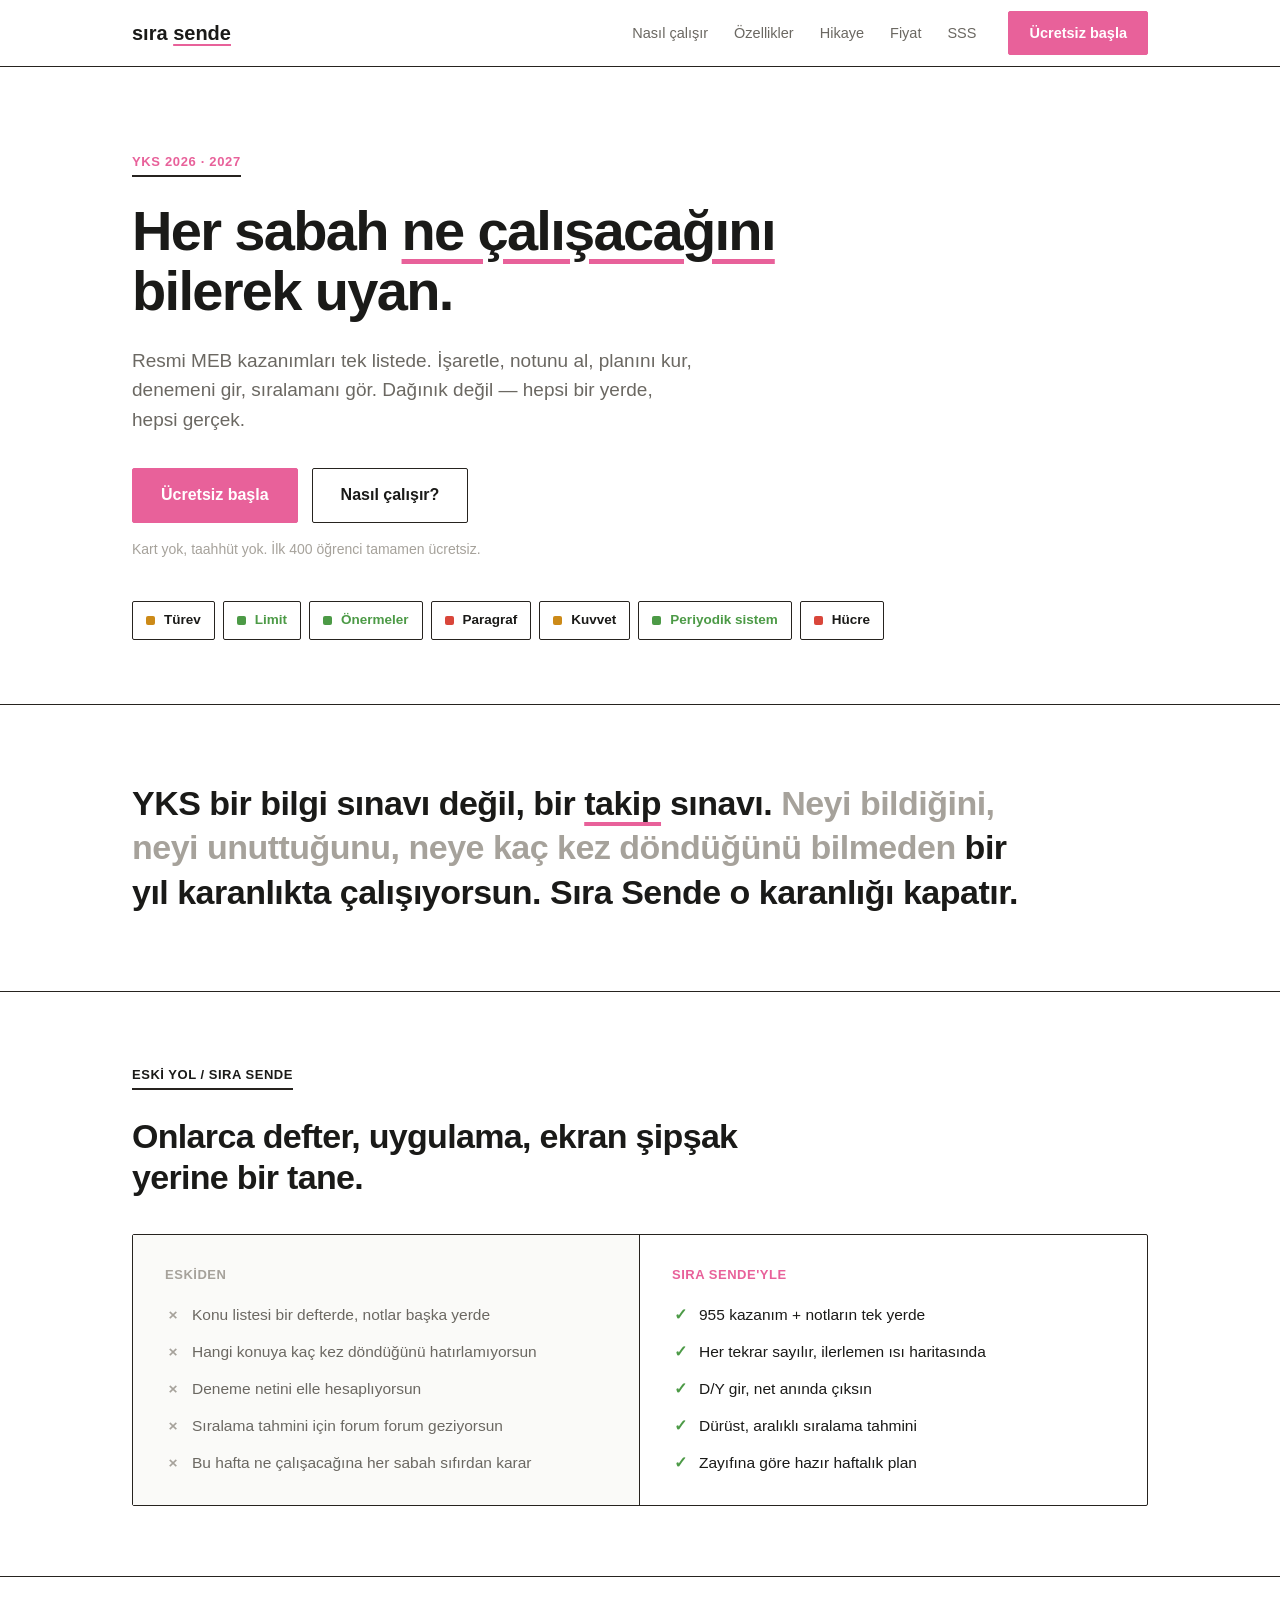
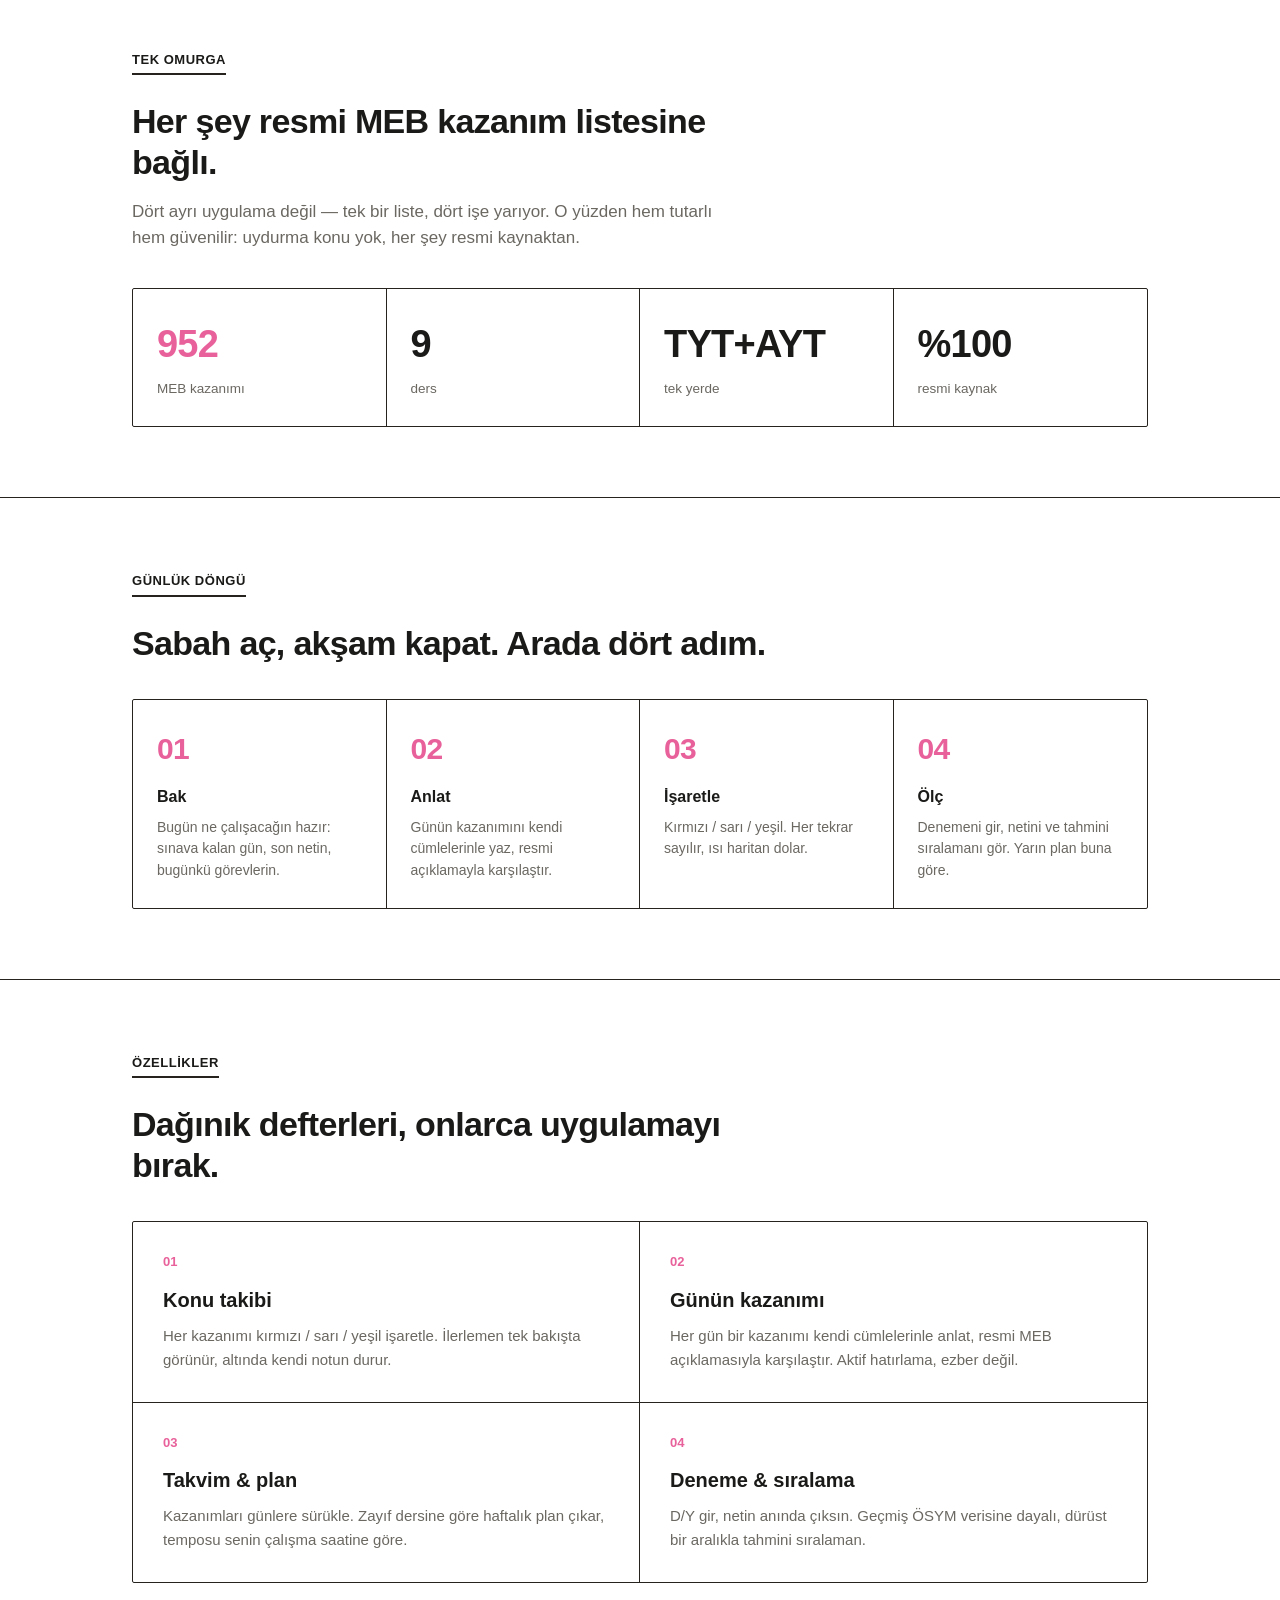
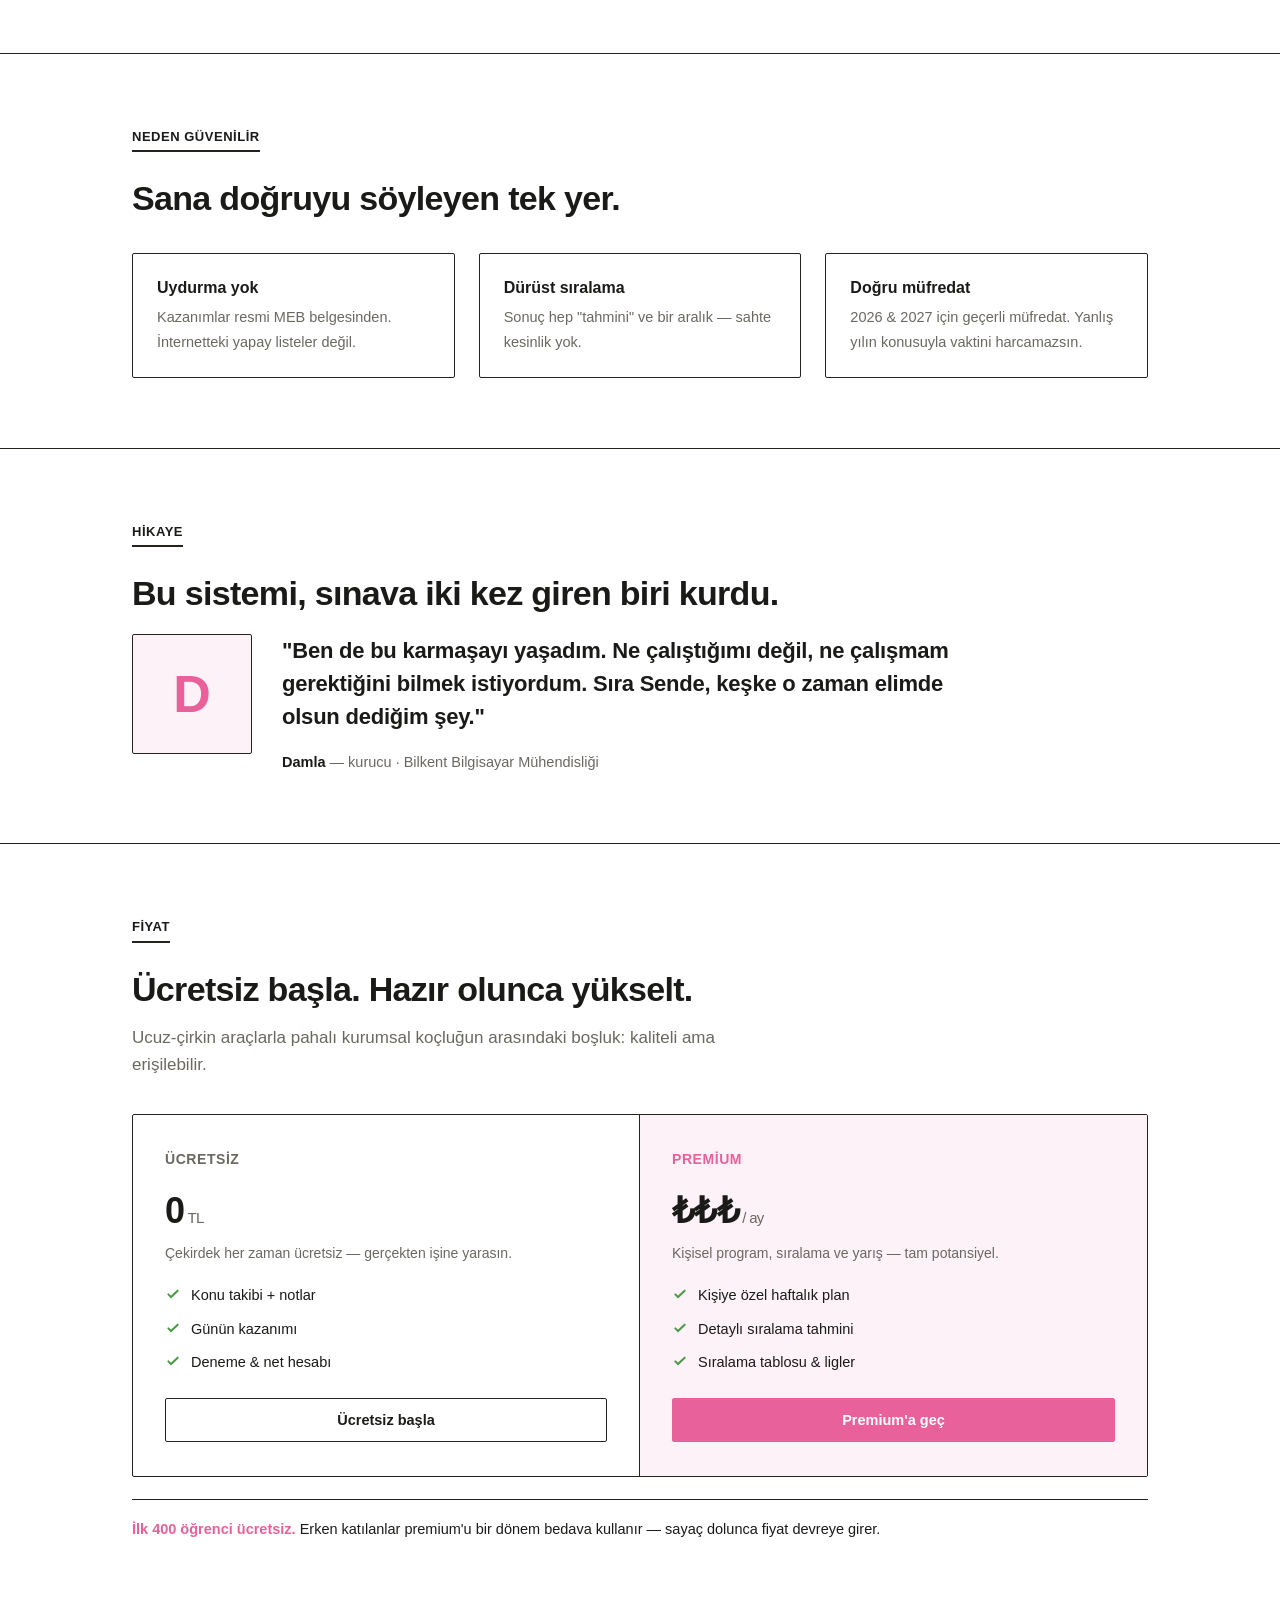
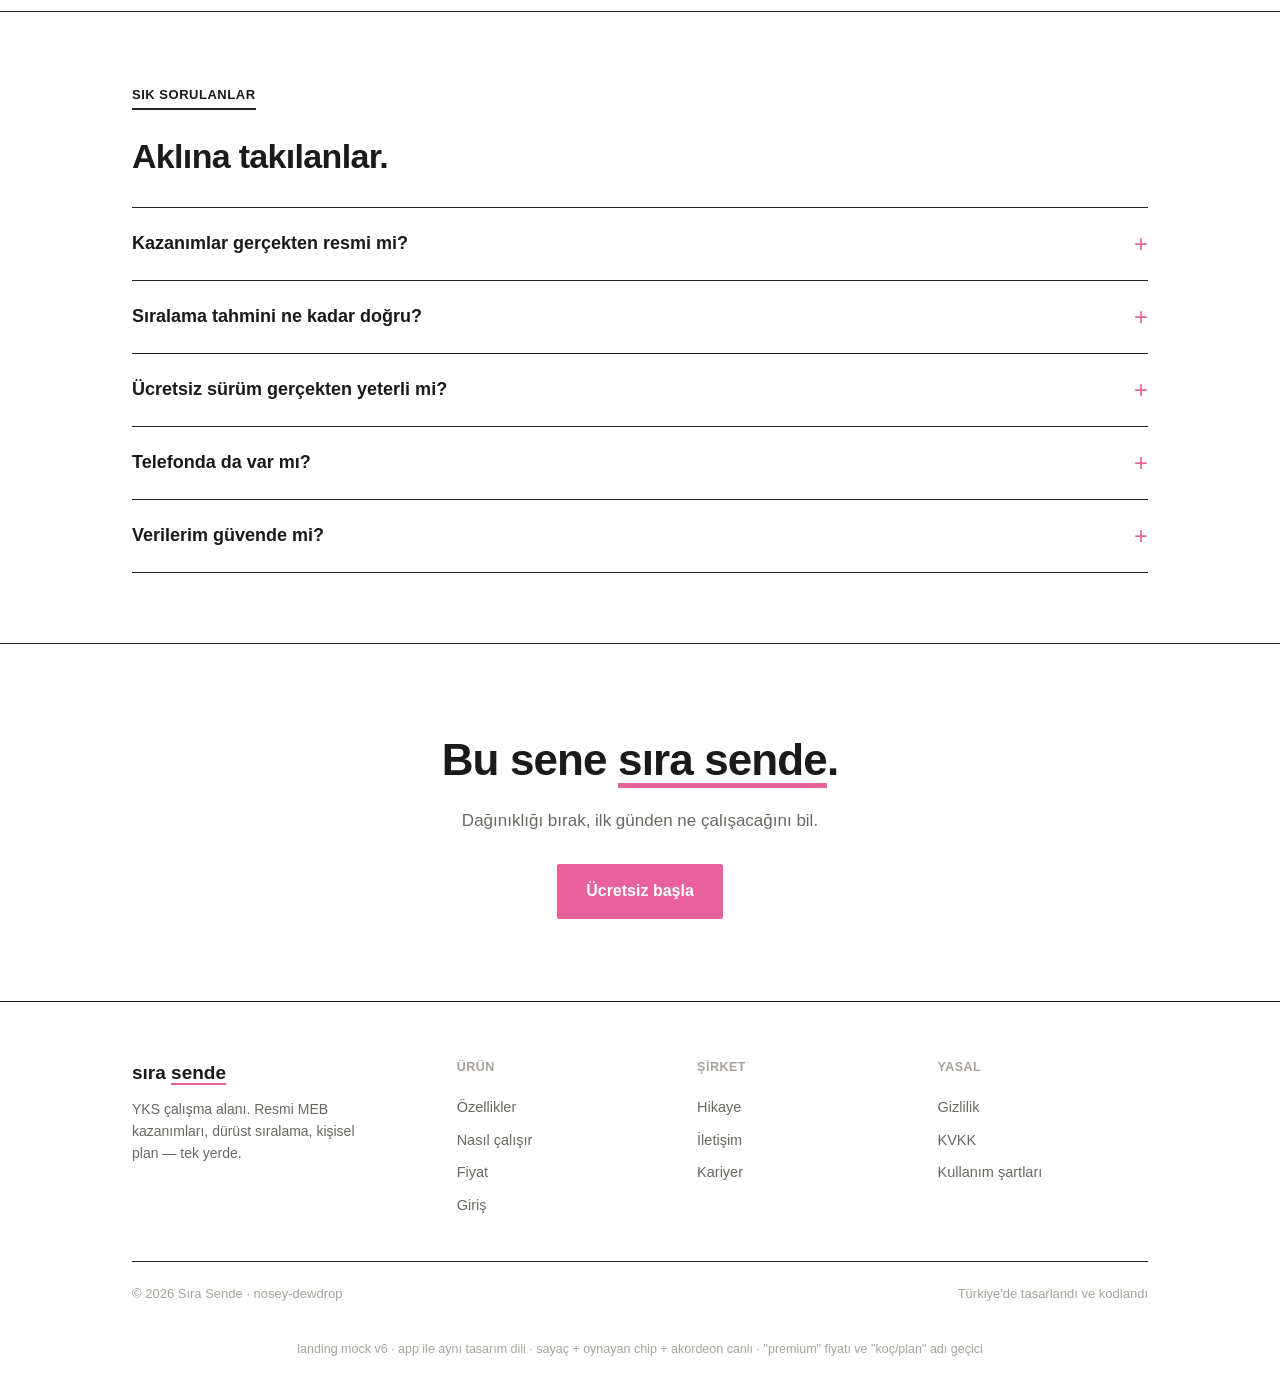
<file: web/mocks/site.html>
<!doctype html>
<html lang="tr">
<head>
<meta charset="utf-8">
<meta name="viewport" content="width=device-width,initial-scale=1">
<title>Sıra Sende · web sitesi mock v6</title>
<style>
/* LANDING MOCK v6 — app ile aynı dil (beyaz, Helvetica, koyu kenar, altı çizili başlık, pembe vurgu,
   sivri köşe, pill yok) ama editoryal karakter + hareket: sayaç, oynayan chipler, akordeon. */
:root{
  --bg:#fff; --ink:#1A1A18; --soft:#6B6862; --faint:#A6A29B;
  --line:#E7E4DF; --line-2:#CFCBC4; --edge:#26231F;
  --pink:#E8619A; --pink-soft:#FDF2F7;
  --red:#D9463A; --amber:#CC8A18; --green:#4C9A46;
}
*{box-sizing:border-box;margin:0;padding:0}
html{scroll-behavior:smooth}
body{font-family:Helvetica,Arial,sans-serif;background:var(--bg);color:var(--ink);font-size:16px;line-height:1.55;-webkit-font-smoothing:antialiased}
svg{display:block}
a{color:inherit;text-decoration:none}
.wrap{max-width:1080px;margin:0 auto;padding:0 32px}
.u{text-decoration:underline;text-underline-offset:6px;text-decoration-thickness:3px;text-decoration-color:var(--pink)}

/* nav */
.top{border-bottom:1.5px solid var(--edge);position:sticky;top:0;background:var(--bg);z-index:20}
.topin{display:flex;align-items:center;gap:32px;height:66px}
.logo{font-size:20px;font-weight:700}
.logo u{text-decoration:underline;text-underline-offset:4px;text-decoration-thickness:2px;text-decoration-color:var(--pink)}
.links{display:flex;gap:26px;margin-left:auto;font-size:14.5px;color:var(--soft)}
.links a:hover{color:var(--ink)}
.btn{border:1.5px solid var(--edge);background:var(--bg);border-radius:2px;padding:10px 20px;font-family:inherit;font-size:14.5px;font-weight:700;cursor:pointer;display:inline-block;transition:transform .08s,background .12s,color .12s}
.btn:hover{background:var(--ink);color:var(--bg);transform:translateY(-1px)}
.btn:active{transform:translateY(0)}
.btn.pink{background:var(--pink);border-color:var(--pink);color:#fff}
.btn.pink:hover{background:#d64f89}
.btn.lg{padding:14px 28px;font-size:16px}

/* hero */
.hero{padding:82px 0 64px;border-bottom:1.5px solid var(--edge)}
.tag{display:inline-block;font-size:13px;font-weight:700;color:var(--pink);text-transform:uppercase;letter-spacing:.05em;
  border-bottom:2px solid var(--edge);padding-bottom:3px;margin-bottom:24px}
.hero h1{font-size:56px;line-height:1.06;font-weight:700;letter-spacing:-.03em;max-width:780px}
.hero h1 u{text-decoration:underline;text-underline-offset:9px;text-decoration-thickness:5px;text-decoration-color:var(--pink)}
.hero p{font-size:19px;color:var(--soft);margin:26px 0 34px;max-width:560px}
.hero .cta{display:flex;gap:14px;align-items:center;flex-wrap:wrap}
.hero .note{font-size:14px;color:var(--faint);margin-top:16px}

/* live status chip demo (oynayan chipler) */
.demo{display:flex;gap:8px;flex-wrap:wrap;margin-top:40px}
.dchip{border:1.5px solid var(--edge);border-radius:2px;padding:8px 13px;font-size:13.5px;font-weight:700;display:flex;align-items:center;gap:9px;background:var(--bg);transition:.25s}
.dchip .d{width:9px;height:9px;border-radius:2px;background:var(--line-2);transition:.25s}
.dchip.red .d{background:var(--red)}.dchip.amber .d{background:var(--amber)}.dchip.green .d{background:var(--green)}
.dchip.green{color:var(--green)}

/* section */
.sec{padding:70px 0;border-bottom:1.5px solid var(--edge)}
.eyebrow{display:inline-block;font-size:13px;font-weight:700;text-transform:uppercase;letter-spacing:.04em;
  border-bottom:2px solid var(--edge);padding-bottom:3px;margin-bottom:26px}
.sec h2{font-size:34px;font-weight:700;letter-spacing:-.02em;max-width:660px;line-height:1.2}
.sec .lead{font-size:17px;color:var(--soft);margin-top:16px;max-width:600px}

/* manifesto */
.mani{padding:76px 0;border-bottom:1.5px solid var(--edge)}
.mani p{font-size:34px;font-weight:700;line-height:1.32;letter-spacing:-.015em;max-width:900px}
.mani p .soft{color:var(--faint)}
.mani p u{text-decoration:underline;text-underline-offset:7px;text-decoration-thickness:4px;text-decoration-color:var(--pink)}

/* old vs new */
.vs{display:grid;grid-template-columns:1fr 1fr;border:1.5px solid var(--edge);border-radius:2px;margin-top:36px}
.vs .col{padding:30px 32px}
.vs .col.old{border-right:1.5px solid var(--edge);background:#FAFAF8}
.vs .col h4{font-size:13px;font-weight:700;text-transform:uppercase;letter-spacing:.04em;margin-bottom:18px}
.vs .col.old h4{color:var(--faint)}.vs .col.new h4{color:var(--pink)}
.vs ul{list-style:none;display:grid;gap:13px}
.vs li{font-size:15.5px;display:flex;gap:11px;align-items:flex-start;color:var(--soft)}
.vs .new li{color:var(--ink)}
.vs li .m{flex:none;width:16px;font-weight:700;text-align:center}
.vs .old li .m{color:var(--faint)}.vs .new li .m{color:var(--green)}

/* numbers */
.nums{display:grid;grid-template-columns:repeat(4,1fr);border:1.5px solid var(--edge);border-radius:2px;margin-top:36px}
.num{padding:26px 24px;border-right:1.5px solid var(--edge)}
.num:last-child{border-right:none}
.num .v{font-size:38px;font-weight:700;letter-spacing:-.02em;font-variant-numeric:tabular-nums}
.num.accent .v{color:var(--pink)}
.num .k{font-size:13.5px;color:var(--soft);margin-top:6px}

/* daily loop steps */
.steps{display:grid;grid-template-columns:repeat(4,1fr);gap:0;border:1.5px solid var(--edge);border-radius:2px;margin-top:36px}
.step{padding:26px 24px;border-right:1.5px solid var(--edge)}
.step:last-child{border-right:none}
.step .n{font-size:30px;font-weight:700;color:var(--pink);font-variant-numeric:tabular-nums;letter-spacing:-.02em}
.step h4{font-size:16px;font-weight:700;margin:12px 0 7px}
.step p{font-size:14px;color:var(--soft);line-height:1.55}

/* features */
.feats{display:grid;grid-template-columns:1fr 1fr;gap:0;border:1.5px solid var(--edge);border-radius:2px;margin-top:36px}
.feat{padding:30px;border-right:1.5px solid var(--edge);border-bottom:1.5px solid var(--edge);transition:background .15s}
.feat:hover{background:#FAFAF8}
.feat:nth-child(2n){border-right:none}
.feat:nth-last-child(-n+2){border-bottom:none}
.feat .fn{font-size:13px;font-weight:700;color:var(--pink);font-variant-numeric:tabular-nums;margin-bottom:12px}
.feat h3{font-size:20px;font-weight:700;margin-bottom:8px}
.feat p{font-size:15px;color:var(--soft);line-height:1.6}

/* trust */
.trust{display:grid;grid-template-columns:repeat(3,1fr);gap:24px;margin-top:34px}
.trust .t{border:1.5px solid var(--edge);border-radius:2px;padding:22px 24px}
.trust .t b{display:block;font-size:16px;margin-bottom:5px}
.trust .t span{font-size:14.5px;color:var(--soft)}

/* founder */
.founder{display:grid;grid-template-columns:120px 1fr;gap:30px;align-items:start;margin-top:20px}
.founder .fava{width:120px;height:120px;border:1.5px solid var(--edge);border-radius:2px;background:var(--pink-soft);color:var(--pink);display:grid;place-items:center;font-size:52px;font-weight:700}
.founder blockquote{font-size:22px;line-height:1.5;font-weight:700;letter-spacing:-.01em;max-width:680px}
.founder .by{font-size:14.5px;color:var(--soft);margin-top:18px}
.founder .by b{color:var(--ink)}

/* pricing */
.price{display:grid;grid-template-columns:1fr 1fr;border:1.5px solid var(--edge);border-radius:2px;margin-top:36px}
.plan{padding:34px 32px;border-right:1.5px solid var(--edge)}
.plan:last-child{border-right:none}
.plan.pro{background:var(--pink-soft)}
.plan .pn{font-size:14px;font-weight:700;text-transform:uppercase;letter-spacing:.04em;color:var(--soft)}
.plan.pro .pn{color:var(--pink)}
.plan .pp{font-size:36px;font-weight:700;letter-spacing:-.02em;margin:12px 0 4px}
.plan .pp small{font-size:15px;color:var(--soft);font-weight:400}
.plan .pd{font-size:14px;color:var(--soft);margin-bottom:20px}
.plan ul{list-style:none;display:grid;gap:11px;margin-bottom:24px}
.plan li{font-size:14.5px;display:flex;gap:10px;align-items:flex-start}
.plan li svg{width:16px;height:16px;color:var(--green);flex:none;margin-top:2px}
.plan .btn{width:100%;text-align:center}
.scar{margin-top:22px;font-size:14.5px;color:var(--ink);border-top:1.5px solid var(--edge);padding-top:18px}
.scar b{color:var(--pink)}

/* FAQ accordion */
.faq{margin-top:30px;border-top:1.5px solid var(--edge)}
.qa{border-bottom:1.5px solid var(--edge)}
.qa .q{width:100%;text-align:left;background:none;border:none;font-family:inherit;font-size:18px;font-weight:700;color:var(--ink);
  padding:22px 0;cursor:pointer;display:flex;justify-content:space-between;align-items:center;gap:20px}
.qa .q .pm{color:var(--pink);font-size:24px;font-weight:400;flex:none;transition:transform .2s}
.qa.open .q .pm{transform:rotate(45deg)}
.qa .a{max-height:0;overflow:hidden;transition:max-height .28s ease}
.qa .a p{font-size:15.5px;color:var(--soft);line-height:1.65;padding:0 0 22px;max-width:720px}

/* cta band */
.band{padding:82px 0;text-align:center;border-bottom:1.5px solid var(--edge)}
.band h2{font-size:44px;font-weight:700;letter-spacing:-.02em;margin-bottom:14px}
.band h2 u{text-decoration:underline;text-underline-offset:8px;text-decoration-thickness:5px;text-decoration-color:var(--pink)}
.band p{font-size:17px;color:var(--soft);margin-bottom:30px}

/* footer — inc feel, columns */
.foot{padding:56px 0 30px}
.footgrid{display:grid;grid-template-columns:1.4fr 1fr 1fr 1fr;gap:30px;padding-bottom:40px;border-bottom:1.5px solid var(--edge)}
.footgrid .logo{font-size:19px;margin-bottom:12px}
.footgrid p{font-size:14px;color:var(--soft);max-width:240px}
.footcol h5{font-size:12.5px;font-weight:700;text-transform:uppercase;letter-spacing:.04em;color:var(--faint);margin-bottom:14px}
.footcol a{display:block;font-size:14.5px;color:var(--soft);padding:5px 0}
.footcol a:hover{color:var(--ink)}
.footbot{display:flex;justify-content:space-between;gap:16px;flex-wrap:wrap;padding-top:22px;font-size:13px;color:var(--faint)}
.mock-note{text-align:center;font-size:12.5px;color:var(--faint);padding:6px 0 40px}

@media(max-width:820px){
  .hero h1{font-size:40px}.mani p{font-size:26px}
  .nums,.steps{grid-template-columns:1fr 1fr}.feats,.price,.vs{grid-template-columns:1fr}
  .trust{grid-template-columns:1fr}.founder{grid-template-columns:1fr}.footgrid{grid-template-columns:1fr 1fr}
  .links{display:none}
}
</style>
</head>
<body>

<div class="top"><div class="wrap topin">
  <span class="logo">sıra <u>sende</u></span>
  <div class="links"><a href="#nasil">Nasıl çalışır</a><a href="#ozellik">Özellikler</a><a href="#hikaye">Hikaye</a><a href="#fiyat">Fiyat</a><a href="#sss">SSS</a></div>
  <a class="btn pink">Ücretsiz başla</a>
</div></div>

<header class="hero"><div class="wrap">
  <span class="tag">YKS 2026 · 2027</span>
  <h1>Her sabah <u>ne çalışacağını</u> bilerek uyan.</h1>
  <p>Resmi MEB kazanımları tek listede. İşaretle, notunu al, planını kur, denemeni gir, sıralamanı gör. Dağınık değil — hepsi bir yerde, hepsi gerçek.</p>
  <div class="cta">
    <a class="btn pink lg">Ücretsiz başla</a>
    <a class="btn lg" href="#nasil">Nasıl çalışır?</a>
  </div>
  <p class="note">Kart yok, taahhüt yok. İlk 400 öğrenci tamamen ücretsiz.</p>

  <div class="demo" id="demo">
    <span class="dchip red"><span class="d"></span>Türev</span>
    <span class="dchip amber"><span class="d"></span>Limit</span>
    <span class="dchip green"><span class="d"></span>Önermeler</span>
    <span class="dchip red"><span class="d"></span>Paragraf</span>
    <span class="dchip amber"><span class="d"></span>Kuvvet</span>
    <span class="dchip green"><span class="d"></span>Periyodik sistem</span>
    <span class="dchip red"><span class="d"></span>Hücre</span>
  </div>
</div></header>

<section class="mani"><div class="wrap">
  <p>YKS bir bilgi sınavı değil, bir <u>takip</u> sınavı. <span class="soft">Neyi bildiğini, neyi unuttuğunu, neye kaç kez döndüğünü bilmeden</span> bir yıl karanlıkta çalışıyorsun. Sıra Sende o karanlığı kapatır.</p>
</div></section>

<section class="sec"><div class="wrap">
  <span class="eyebrow">Eski yol / Sıra Sende</span>
  <h2>Onlarca defter, uygulama, ekran şipşak yerine bir tane.</h2>
  <div class="vs">
    <div class="col old">
      <h4>Eskiden</h4>
      <ul>
        <li><span class="m">×</span>Konu listesi bir defterde, notlar başka yerde</li>
        <li><span class="m">×</span>Hangi konuya kaç kez döndüğünü hatırlamıyorsun</li>
        <li><span class="m">×</span>Deneme netini elle hesaplıyorsun</li>
        <li><span class="m">×</span>Sıralama tahmini için forum forum geziyorsun</li>
        <li><span class="m">×</span>Bu hafta ne çalışacağına her sabah sıfırdan karar</li>
      </ul>
    </div>
    <div class="col new">
      <h4>Sıra Sende'yle</h4>
      <ul>
        <li><span class="m">✓</span>955 kazanım + notların tek yerde</li>
        <li><span class="m">✓</span>Her tekrar sayılır, ilerlemen ısı haritasında</li>
        <li><span class="m">✓</span>D/Y gir, net anında çıksın</li>
        <li><span class="m">✓</span>Dürüst, aralıklı sıralama tahmini</li>
        <li><span class="m">✓</span>Zayıfına göre hazır haftalık plan</li>
      </ul>
    </div>
  </div>
</div></section>

<section class="sec" id="nasil"><div class="wrap">
  <span class="eyebrow">Tek omurga</span>
  <h2>Her şey resmi MEB kazanım listesine bağlı.</h2>
  <p class="lead">Dört ayrı uygulama değil — tek bir liste, dört işe yarıyor. O yüzden hem tutarlı hem güvenilir: uydurma konu yok, her şey resmi kaynaktan.</p>
  <div class="nums" id="nums">
    <div class="num accent"><div class="v" data-to="955">0</div><div class="k">MEB kazanımı</div></div>
    <div class="num"><div class="v" data-to="9">0</div><div class="k">ders</div></div>
    <div class="num"><div class="v">TYT+AYT</div><div class="k">tek yerde</div></div>
    <div class="num"><div class="v" data-to="100" data-suf="%">0</div><div class="k">resmi kaynak</div></div>
  </div>
</div></section>

<section class="sec"><div class="wrap">
  <span class="eyebrow">Günlük döngü</span>
  <h2>Sabah aç, akşam kapat. Arada dört adım.</h2>
  <div class="steps">
    <div class="step"><div class="n">01</div><h4>Bak</h4><p>Bugün ne çalışacağın hazır: sınava kalan gün, son netin, bugünkü görevlerin.</p></div>
    <div class="step"><div class="n">02</div><h4>Anlat</h4><p>Günün kazanımını kendi cümlelerinle yaz, resmi açıklamayla karşılaştır.</p></div>
    <div class="step"><div class="n">03</div><h4>İşaretle</h4><p>Kırmızı / sarı / yeşil. Her tekrar sayılır, ısı haritan dolar.</p></div>
    <div class="step"><div class="n">04</div><h4>Ölç</h4><p>Denemeni gir, netini ve tahmini sıralamanı gör. Yarın plan buna göre.</p></div>
  </div>
</div></section>

<section class="sec" id="ozellik"><div class="wrap">
  <span class="eyebrow">Özellikler</span>
  <h2>Dağınık defterleri, onlarca uygulamayı bırak.</h2>
  <div class="feats">
    <div class="feat"><div class="fn">01</div><h3>Konu takibi</h3><p>Her kazanımı kırmızı / sarı / yeşil işaretle. İlerlemen tek bakışta görünür, altında kendi notun durur.</p></div>
    <div class="feat"><div class="fn">02</div><h3>Günün kazanımı</h3><p>Her gün bir kazanımı kendi cümlelerinle anlat, resmi MEB açıklamasıyla karşılaştır. Aktif hatırlama, ezber değil.</p></div>
    <div class="feat"><div class="fn">03</div><h3>Takvim & plan</h3><p>Kazanımları günlere sürükle. Zayıf dersine göre haftalık plan çıkar, temposu senin çalışma saatine göre.</p></div>
    <div class="feat"><div class="fn">04</div><h3>Deneme & sıralama</h3><p>D/Y gir, netin anında çıksın. Geçmiş ÖSYM verisine dayalı, dürüst bir aralıkla tahmini sıralaman.</p></div>
  </div>
</div></section>

<section class="sec"><div class="wrap">
  <span class="eyebrow">Neden güvenilir</span>
  <h2>Sana doğruyu söyleyen tek yer.</h2>
  <div class="trust">
    <div class="t"><b>Uydurma yok</b><span>Kazanımlar resmi MEB belgesinden. İnternetteki yapay listeler değil.</span></div>
    <div class="t"><b>Dürüst sıralama</b><span>Sonuç hep "tahmini" ve bir aralık — sahte kesinlik yok.</span></div>
    <div class="t"><b>Doğru müfredat</b><span>2026 & 2027 için geçerli müfredat. Yanlış yılın konusuyla vaktini harcamazsın.</span></div>
  </div>
</div></section>

<section class="sec" id="hikaye"><div class="wrap">
  <span class="eyebrow">Hikaye</span>
  <h2>Bu sistemi, sınava iki kez giren biri kurdu.</h2>
  <div class="founder">
    <div class="fava">D</div>
    <div>
      <blockquote>"Ben de bu karmaşayı yaşadım. Ne çalıştığımı değil, ne çalışmam gerektiğini bilmek istiyordum. Sıra Sende, keşke o zaman elimde olsun dediğim şey."</blockquote>
      <p class="by"><b>Damla</b> — kurucu · Bilkent Bilgisayar Mühendisliği</p>
    </div>
  </div>
</div></section>

<section class="sec" id="fiyat"><div class="wrap">
  <span class="eyebrow">Fiyat</span>
  <h2>Ücretsiz başla. Hazır olunca yükselt.</h2>
  <p class="lead">Ucuz-çirkin araçlarla pahalı kurumsal koçluğun arasındaki boşluk: kaliteli ama erişilebilir.</p>
  <div class="price">
    <div class="plan">
      <div class="pn">Ücretsiz</div>
      <div class="pp">0<small> TL</small></div>
      <div class="pd">Çekirdek her zaman ücretsiz — gerçekten işine yarasın.</div>
      <ul>
        <li><svg viewBox="0 0 24 24" fill="none" stroke="currentColor" stroke-width="3" stroke-linecap="round"><path d="M5 12.5l4 4L19 7"/></svg>Konu takibi + notlar</li>
        <li><svg viewBox="0 0 24 24" fill="none" stroke="currentColor" stroke-width="3" stroke-linecap="round"><path d="M5 12.5l4 4L19 7"/></svg>Günün kazanımı</li>
        <li><svg viewBox="0 0 24 24" fill="none" stroke="currentColor" stroke-width="3" stroke-linecap="round"><path d="M5 12.5l4 4L19 7"/></svg>Deneme & net hesabı</li>
      </ul>
      <a class="btn">Ücretsiz başla</a>
    </div>
    <div class="plan pro">
      <div class="pn">Premium</div>
      <div class="pp">₺₺₺<small> / ay</small></div>
      <div class="pd">Kişisel program, sıralama ve yarış — tam potansiyel.</div>
      <ul>
        <li><svg viewBox="0 0 24 24" fill="none" stroke="currentColor" stroke-width="3" stroke-linecap="round"><path d="M5 12.5l4 4L19 7"/></svg>Kişiye özel haftalık plan</li>
        <li><svg viewBox="0 0 24 24" fill="none" stroke="currentColor" stroke-width="3" stroke-linecap="round"><path d="M5 12.5l4 4L19 7"/></svg>Detaylı sıralama tahmini</li>
        <li><svg viewBox="0 0 24 24" fill="none" stroke="currentColor" stroke-width="3" stroke-linecap="round"><path d="M5 12.5l4 4L19 7"/></svg>Sıralama tablosu & ligler</li>
      </ul>
      <a class="btn pink">Premium'a geç</a>
    </div>
  </div>
  <div class="scar"><b>İlk 400 öğrenci ücretsiz.</b> Erken katılanlar premium'u bir dönem bedava kullanır — sayaç dolunca fiyat devreye girer.</div>
</div></section>

<section class="sec" id="sss"><div class="wrap">
  <span class="eyebrow">Sık sorulanlar</span>
  <h2>Aklına takılanlar.</h2>
  <div class="faq" id="faq">
    <div class="qa"><button class="q">Kazanımlar gerçekten resmi mi?<span class="pm">+</span></button><div class="a"><p>Evet. Tümü MEB'in yayımladığı resmi "2026 YKS konu ve kazanımlar" belgesinden alındı. İnternette dolaşan yapay zekâ üretimi listeleri kullanmıyoruz — onlar hatalı ve güveni bitiriyor.</p></div></div>
    <div class="qa"><button class="q">Sıralama tahmini ne kadar doğru?<span class="pm">+</span></button><div class="a"><p>Geçmiş ÖSYM verisine dayanır ve her zaman bir aralık olarak, "tahmini" etiketiyle gösterilir. Sana sahte bir kesinlik ("42.318. olacaksın") vermeyiz — dürüst bir bant veririz.</p></div></div>
    <div class="qa"><button class="q">Ücretsiz sürüm gerçekten yeterli mi?<span class="pm">+</span></button><div class="a"><p>Konu takibi, notlar, günün kazanımı ve deneme/net hesabı hep ücretsiz. Çoğu öğrenci için çekirdek döngü zaten burada. Premium; kişisel plan, detaylı sıralama ve yarış katmanını açar.</p></div></div>
    <div class="qa"><button class="q">Telefonda da var mı?<span class="pm">+</span></button><div class="a"><p>Web, iOS ve Android — aynı hesap, her yerde senkron. Sabah telefonda bak, akşam bilgisayarda plan yap.</p></div></div>
    <div class="qa"><button class="q">Verilerim güvende mi?<span class="pm">+</span></button><div class="a"><p>KVKK'ya uygun. Verini sadece sana daha iyi bir çalışma deneyimi sunmak için kullanırız, istediğin an silebilirsin.</p></div></div>
  </div>
</div></section>

<section class="band"><div class="wrap">
  <h2>Bu sene <u>sıra sende</u>.</h2>
  <p>Dağınıklığı bırak, ilk günden ne çalışacağını bil.</p>
  <a class="btn pink lg">Ücretsiz başla</a>
</div></section>

<footer class="foot"><div class="wrap">
  <div class="footgrid">
    <div>
      <div class="logo">sıra <u>sende</u></div>
      <p>YKS çalışma alanı. Resmi MEB kazanımları, dürüst sıralama, kişisel plan — tek yerde.</p>
    </div>
    <div class="footcol"><h5>Ürün</h5><a href="#ozellik">Özellikler</a><a href="#nasil">Nasıl çalışır</a><a href="#fiyat">Fiyat</a><a href="#">Giriş</a></div>
    <div class="footcol"><h5>Şirket</h5><a href="#hikaye">Hikaye</a><a href="#">İletişim</a><a href="#">Kariyer</a></div>
    <div class="footcol"><h5>Yasal</h5><a href="#">Gizlilik</a><a href="#">KVKK</a><a href="#">Kullanım şartları</a></div>
  </div>
  <div class="footbot">
    <span>© 2026 Sıra Sende · nosey-dewdrop</span>
    <span>Türkiye'de tasarlandı ve kodlandı</span>
  </div>
</div></footer>
<p class="mock-note">landing mock v6 · app ile aynı tasarım dili · sayaç + oynayan chip + akordeon canlı · "premium" fiyatı ve "koç/plan" adı geçici</p>

<script>
// sayaç — bölüm her görünür olduğunda baştan saysın (kaydırınca tekrar oynar)
const nums=document.getElementById('nums');
function runCount(){
  document.querySelectorAll('#nums .v[data-to]').forEach(el=>{
    const to=+el.dataset.to, suf=el.dataset.suf||'', dur=1100; let s=null;
    function step(t){if(!s)s=t;const p=Math.min((t-s)/dur,1);const e=1-Math.pow(1-p,3);
      el.textContent=suf+Math.round(to*e);if(p<1)requestAnimationFrame(step);else el.textContent=suf+to;}
    requestAnimationFrame(step);
  });
}
new IntersectionObserver((es)=>{es.forEach(e=>{
  if(e.isIntersecting)runCount();
  else document.querySelectorAll('#nums .v[data-to]').forEach(el=>el.textContent=(el.dataset.suf||'')+'0');
})},{threshold:.5}).observe(nums);

// oynayan chipler — kırmızı→sarı→yeşil döngüsü, sırayla
const chips=[...document.querySelectorAll('#demo .dchip')];
const order=['red','amber','green'];
let ci=0;
setInterval(()=>{
  const chip=chips[ci%chips.length];
  const cur=order.findIndex(o=>chip.classList.contains(o));
  const next=order[(cur+1)%3];
  order.forEach(o=>chip.classList.remove(o)); chip.classList.add(next);
  ci++;
},900);

// FAQ akordeon
document.querySelectorAll('#faq .qa').forEach(qa=>{
  qa.querySelector('.q').onclick=()=>{
    const open=qa.classList.contains('open');
    document.querySelectorAll('#faq .qa').forEach(x=>{x.classList.remove('open');x.querySelector('.a').style.maxHeight=null;});
    if(!open){qa.classList.add('open');const a=qa.querySelector('.a');a.style.maxHeight=a.scrollHeight+'px';}
  };
});
</script>
</body>
</html>
</file>
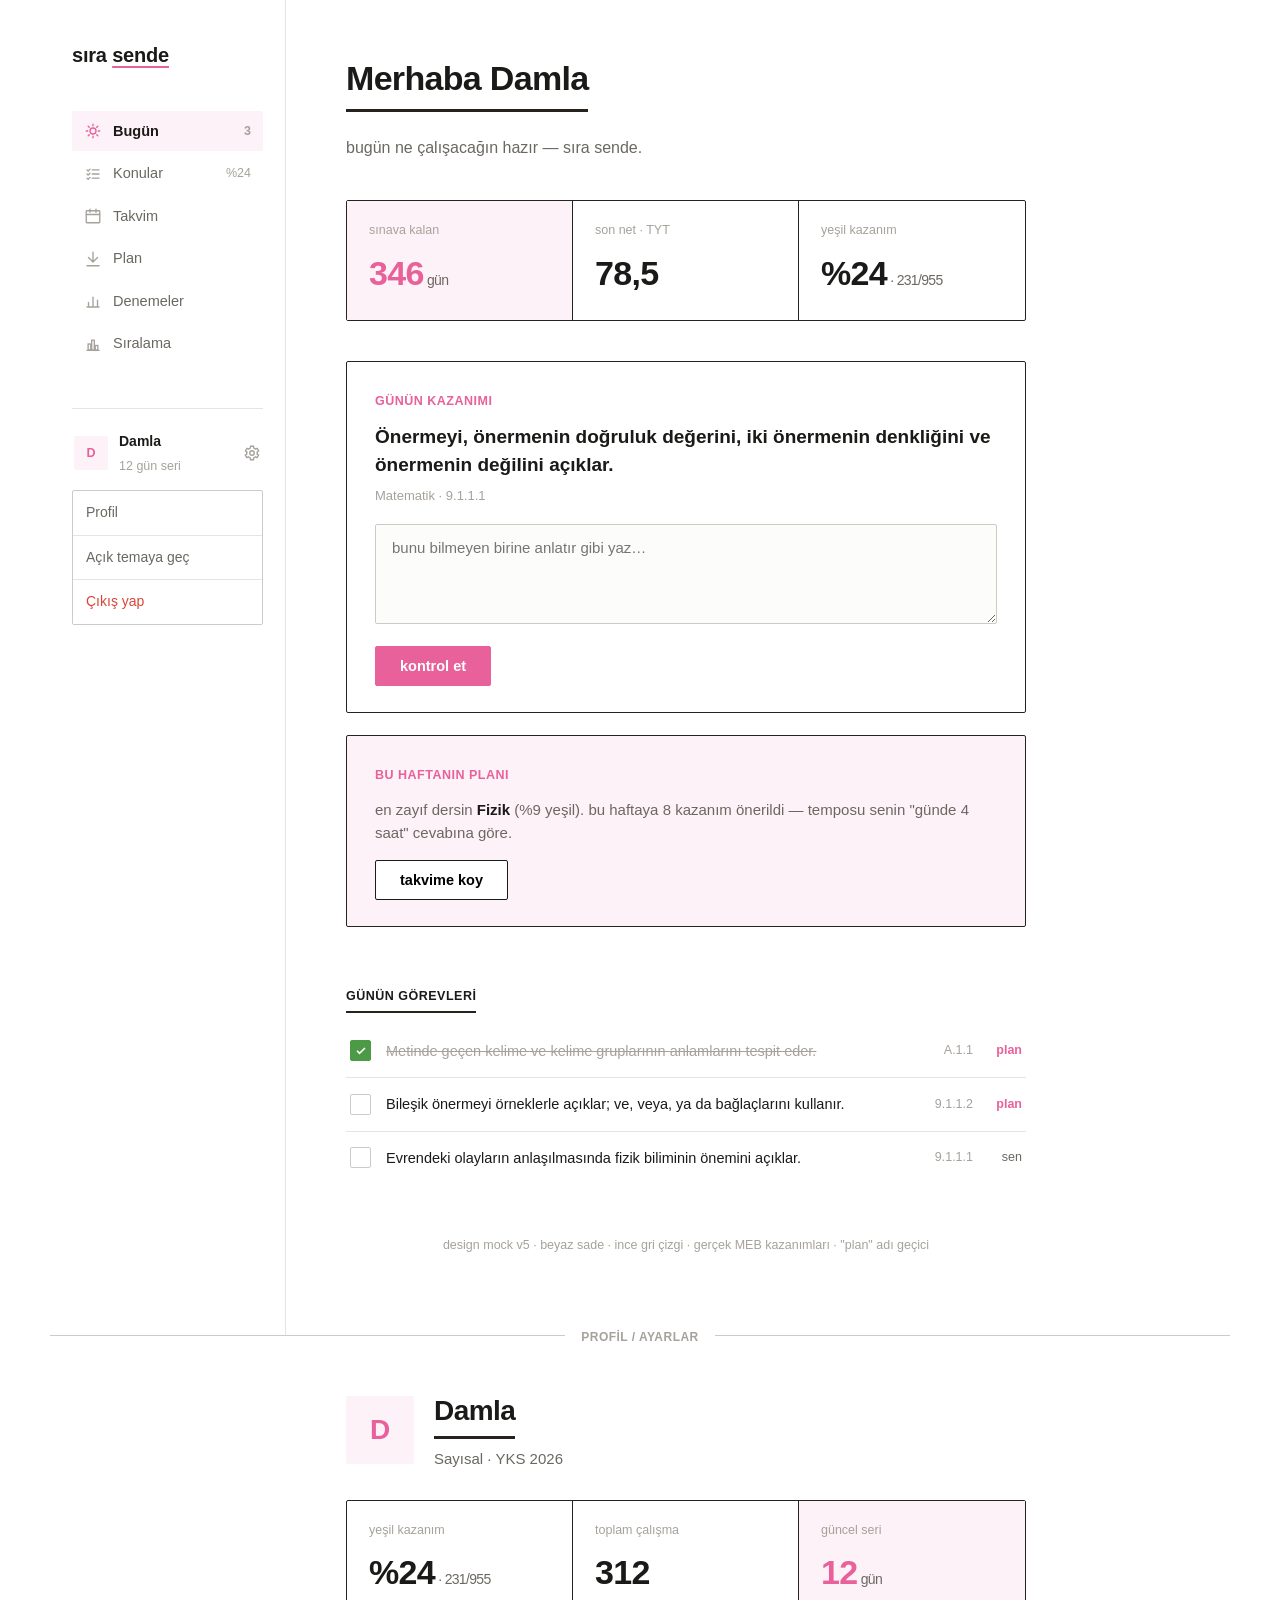
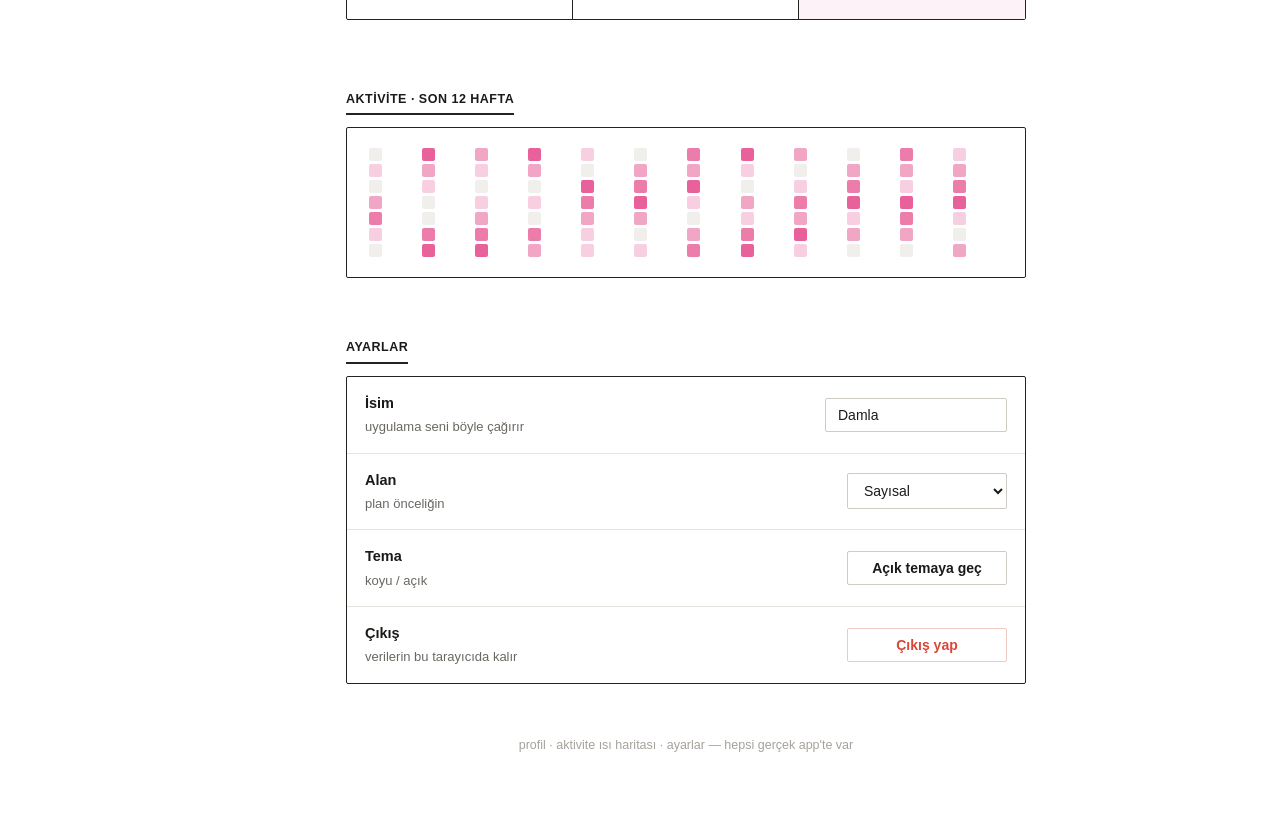
<file: web/mocks/web.html>
<!doctype html>
<html lang="tr">
<head>
<meta charset="utf-8">
<meta name="viewport" content="width=device-width,initial-scale=1">
<title>Sıra Sende · web mock v5</title>
<style>
/* MOCK v5 — beyaz sade kalır (günlük kullanım, göz yormaz), v3'ün ham karakteri korunur
   ama simsiyah kalın border MODERNİZE: ince açık gri çizgiler, yumuşak mürekkep, sivri köşe.
   Helvetica · tek vurgu pembe · pill yok · gölge yok · süs yok. */
:root{
  --bg:#fff; --ink:#1A1A18; --soft:#6B6862; --faint:#A6A29B;
  --line:#E7E4DF; --line-2:#CFCBC4; --edge:#26231F;
  --pink:#E8619A; --pink-soft:#FDF2F7;
  --red:#D9463A; --amber:#CC8A18; --green:#4C9A46;
}
*{box-sizing:border-box;margin:0;padding:0}
body{font-family:Helvetica,Arial,sans-serif;background:var(--bg);color:var(--ink);font-size:15px;line-height:1.55;-webkit-font-smoothing:antialiased}
svg{display:block}
a{color:inherit;text-decoration:none}

.shell{display:grid;grid-template-columns:236px 1fr;min-height:100vh;max-width:1180px;margin:0 auto}

/* nav */
.side{padding:40px 22px;border-right:1px solid var(--line)}
.brand{font-size:20px;font-weight:700;letter-spacing:-.01em;margin-bottom:40px;display:inline-block}
.brand u{text-decoration:underline;text-underline-offset:4px;text-decoration-thickness:2px;text-decoration-color:var(--pink)}
.nav{display:flex;align-items:center;gap:11px;padding:9px 12px;border-radius:2px;color:var(--soft);font-size:14.5px;margin-bottom:2px}
.nav svg{width:18px;height:18px;color:var(--faint)}
.nav:hover{background:#FAFAF8;color:var(--ink)}
.nav.active{background:var(--pink-soft);color:var(--ink);font-weight:700}
.nav.active svg{color:var(--pink)}
.nav .count{margin-left:auto;font-size:12.5px;color:var(--faint);font-variant-numeric:tabular-nums}
.me{margin-top:44px;padding-top:20px;border-top:1px solid var(--line);position:relative}
.me .row{display:flex;align-items:center;gap:11px;cursor:pointer;padding:2px}
.me .ava{width:34px;height:34px;border-radius:2px;flex:none;display:grid;place-items:center;font-weight:700;background:var(--pink-soft);color:var(--pink)}
.me b{display:block;font-size:14px}
.me span{color:var(--faint);font-size:12.5px}
.me .cog{margin-left:auto;color:var(--faint)}
.usermenu{border:1px solid var(--line-2);border-radius:2px;margin-top:12px;overflow:hidden}
.usermenu a{display:block;padding:11px 13px;font-size:14px;color:var(--soft);border-bottom:1px solid var(--line)}
.usermenu a:last-child{border-bottom:none}
.usermenu a:hover{background:#FAFAF8;color:var(--ink)}
.usermenu a.out{color:var(--red)}

/* main */
.main{padding:52px 60px 80px;max-width:800px}
.hello{font-size:34px;font-weight:700;letter-spacing:-.02em;margin-bottom:8px;display:inline-block;
  border-bottom:3px solid var(--edge);padding-bottom:4px}
.sub{color:var(--soft);font-size:16px;margin:16px 0 40px}

.stats{display:grid;grid-template-columns:repeat(3,1fr);border:1.5px solid var(--edge);border-radius:2px;margin-bottom:40px}
.stat{padding:20px 22px;border-right:1.5px solid var(--edge)}
.stat:last-child{border-right:none}

.stat .k{font-size:12.5px;color:var(--faint)}
.stat .v{font-size:34px;font-weight:700;margin-top:6px;font-variant-numeric:tabular-nums;letter-spacing:-.02em}
.stat .v small{font-size:14px;color:var(--soft);font-weight:400}
.stat.accent{background:var(--pink-soft)}
.stat.accent .v{color:var(--pink)}

.seclabel{font-size:12.5px;font-weight:700;color:var(--ink);letter-spacing:.04em;text-transform:uppercase;margin:38px 0 12px;
  display:inline-block;border-bottom:2px solid var(--edge);padding-bottom:4px}

.box{border:1.5px solid var(--edge);border-radius:2px;padding:26px 28px;margin-bottom:22px}
.box .k{font-size:12.5px;font-weight:700;color:var(--pink);text-transform:uppercase;letter-spacing:.04em;margin-bottom:12px;display:inline-block}
.box h2{font-size:19px;font-weight:700;line-height:1.5;margin-bottom:6px}
.box .code{font-size:13px;color:var(--faint);margin-bottom:18px}
.box textarea{width:100%;min-height:100px;border:1px solid var(--line-2);border-radius:2px;padding:14px 16px;font-family:inherit;font-size:15px;resize:vertical;background:#FCFCFB;color:var(--ink)}
.box textarea:focus{outline:none;border-color:var(--pink)}
.btn{border:1px solid var(--ink);background:var(--bg);border-radius:2px;padding:11px 24px;font-family:inherit;font-size:14.5px;font-weight:700;cursor:pointer;margin-top:16px}
.btn:hover{background:var(--ink);color:var(--bg)}
.btn.pink{background:var(--pink);border-color:var(--pink);color:#fff}
.btn.pink:hover{background:#d64f89}
.box.plan{background:var(--pink-soft)}
.box.plan p{color:var(--soft);font-size:15px}
.box.plan em{font-style:normal;font-weight:700;color:var(--ink)}

.task{display:flex;align-items:center;gap:15px;padding:15px 4px;border-bottom:1px solid var(--line)}
.task:last-of-type{border-bottom:none}
.task .cb{width:21px;height:21px;border:1.6px solid var(--line-2);border-radius:2px;flex:none;display:grid;place-items:center;color:#fff;cursor:pointer}
.task.done .cb{background:var(--green);border-color:var(--green)}
.task.done .tt{color:var(--faint);text-decoration:line-through}
.task .cb svg{width:12px;height:12px}
.task .tt{flex:1;font-size:14.5px}
.task .code{font-size:12.5px;color:var(--faint);font-variant-numeric:tabular-nums}
.task .who{font-size:12.5px;color:var(--soft);width:34px;text-align:right}
.task .who.p{color:var(--pink);font-weight:700}

.foot{margin-top:52px;color:var(--faint);font-size:12.5px;text-align:center}

/* profil / ayarlar */
.divider{grid-column:1/-1;border-top:1px solid var(--line-2);text-align:center;line-height:0}
.divider span{background:var(--bg);padding:0 16px;font-size:12px;color:var(--faint);font-weight:700;letter-spacing:.04em}
.profhead{display:flex;align-items:center;gap:20px;margin-bottom:30px}
.profhead .big{width:68px;height:68px;border-radius:2px;display:grid;place-items:center;font-size:28px;font-weight:700;background:var(--pink-soft);color:var(--pink);flex:none}
.profhead h1{font-size:28px;font-weight:700;letter-spacing:-.02em;display:inline-block;border-bottom:3px solid var(--edge);padding-bottom:3px}
.profhead p{color:var(--soft);font-size:15px;margin-top:8px}
.setcard{border:1.5px solid var(--edge);border-radius:2px;margin-bottom:24px}
.setrow{display:flex;align-items:center;justify-content:space-between;gap:16px;padding:15px 18px;border-bottom:1px solid var(--line)}
.setrow:last-child{border-bottom:none}
.setrow .l b{display:block;font-size:14.5px}
.setrow .l span{font-size:13px;color:var(--soft)}
.setrow .ctrl{border:1px solid var(--line-2);border-radius:2px;padding:8px 12px;font-family:inherit;font-size:14px;background:var(--bg);color:var(--ink);min-width:160px}
.setrow .ctrl.btn2{cursor:pointer;font-weight:700}
.setrow .ctrl.btn2:hover{background:var(--ink);color:var(--bg)}
.setrow .ctrl.out{color:var(--red);border-color:#F0C9C4}
.heat{display:grid;grid-auto-flow:column;grid-template-rows:repeat(7,13px);gap:3px}
.heat i{width:13px;height:13px;border-radius:2px;background:#F1EFEC}
.heat i.l1{background:#F8CFE1}.heat i.l2{background:#F2A6C6}.heat i.l3{background:#EC7DAB}.heat i.l4{background:var(--pink)}
</style>
</head>
<body>
<div class="shell">
  <aside class="side">
    <a class="brand">sıra <u>sende</u></a>
    <a class="nav active"><svg viewBox="0 0 24 24" fill="none" stroke="currentColor" stroke-width="1.8" stroke-linecap="round"><circle cx="12" cy="12" r="4"/><path d="M12 3v2M12 19v2M3 12h2M19 12h2M5.6 5.6l1.4 1.4M17 17l1.4 1.4M18.4 5.6L17 7M7 17l-1.4 1.4"/></svg>Bugün<span class="count">3</span></a>
    <a class="nav"><svg viewBox="0 0 24 24" fill="none" stroke="currentColor" stroke-width="1.8" stroke-linecap="round"><path d="M4 6.5l1.5 1.5L8 5.5M4 12l1.5 1.5L8 11M4 17.5l1.5 1.5L8 16.5"/><path d="M11 6.5h9M11 12h9M11 17.5h9"/></svg>Konular<span class="count">%24</span></a>
    <a class="nav"><svg viewBox="0 0 24 24" fill="none" stroke="currentColor" stroke-width="1.8" stroke-linecap="round"><rect x="3" y="5" width="18" height="16" rx="1"/><path d="M3 10h18M8 3v4M16 3v4"/></svg>Takvim</a>
    <a class="nav"><svg viewBox="0 0 24 24" fill="none" stroke="currentColor" stroke-width="1.8" stroke-linecap="round"><path d="M12 3v13M6 10l6 6 6-6"/><path d="M4 21h16"/></svg>Plan</a>
    <a class="nav"><svg viewBox="0 0 24 24" fill="none" stroke="currentColor" stroke-width="1.8" stroke-linecap="round"><path d="M4 20h16M6 20v-6M12 20V7M18 20v-9"/></svg>Denemeler</a>
    <a class="nav"><svg viewBox="0 0 24 24" fill="none" stroke="currentColor" stroke-width="1.8" stroke-linecap="round"><path d="M4 20.5h16"/><rect x="5.5" y="12" width="3.5" height="8"/><rect x="10.25" y="7" width="3.5" height="13"/><rect x="15" y="14" width="3.5" height="6"/></svg>Sıralama</a>
    <div class="me">
      <div class="row"><span class="ava">D</span><div><b>Damla</b><span>12 gün seri</span></div>
        <svg class="cog" viewBox="0 0 24 24" width="18" fill="none" stroke="currentColor" stroke-width="1.8"><circle cx="12" cy="12" r="3"/><path d="M19 12a7 7 0 0 0-.1-1.2l2-1.6-2-3.4-2.4 1a7 7 0 0 0-2-1.2l-.4-2.6h-4l-.4 2.6a7 7 0 0 0-2 1.2l-2.4-1-2 3.4 2 1.6A7 7 0 0 0 5 12a7 7 0 0 0 .1 1.2l-2 1.6 2 3.4 2.4-1a7 7 0 0 0 2 1.2l.4 2.6h4l.4-2.6a7 7 0 0 0 2-1.2l2.4 1 2-3.4-2-1.6A7 7 0 0 0 19 12z"/></svg>
      </div>
      <div class="usermenu">
        <a>Profil</a>
        <a>Açık temaya geç</a>
        <a class="out">Çıkış yap</a>
      </div>
    </div>
  </aside>

  <main class="main">
    <h1 class="hello">Merhaba Damla</h1>
    <p class="sub">bugün ne çalışacağın hazır — sıra sende.</p>

    <div class="stats">
      <div class="stat accent"><div class="k">sınava kalan</div><div class="v">346<small> gün</small></div></div>
      <div class="stat"><div class="k">son net · TYT</div><div class="v">78,5</div></div>
      <div class="stat"><div class="k">yeşil kazanım</div><div class="v">%24<small> · 231/955</small></div></div>
    </div>

    <section class="box">
      <span class="k">günün kazanımı</span>
      <h2>Önermeyi, önermenin doğruluk değerini, iki önermenin denkliğini ve önermenin değilini açıklar.</h2>
      <div class="code">Matematik · 9.1.1.1</div>
      <textarea placeholder="bunu bilmeyen birine anlatır gibi yaz…"></textarea>
      <button class="btn pink">kontrol et</button>
    </section>

    <section class="box plan">
      <span class="k">bu haftanın planı</span>
      <p>en zayıf dersin <em>Fizik</em> (%9 yeşil). bu haftaya 8 kazanım önerildi — temposu senin "günde 4 saat" cevabına göre.</p>
      <button class="btn">takvime koy</button>
    </section>

    <div class="seclabel">günün görevleri</div>
    <div class="task done">
      <span class="cb"><svg viewBox="0 0 24 24" fill="none" stroke="currentColor" stroke-width="3.4" stroke-linecap="round"><path d="M5 12.5l4 4L19 7"/></svg></span>
      <span class="tt">Metinde geçen kelime ve kelime gruplarının anlamlarını tespit eder.</span>
      <span class="code">A.1.1</span><span class="who p">plan</span>
    </div>
    <div class="task">
      <span class="cb"></span>
      <span class="tt">Bileşik önermeyi örneklerle açıklar; ve, veya, ya da bağlaçlarını kullanır.</span>
      <span class="code">9.1.1.2</span><span class="who p">plan</span>
    </div>
    <div class="task">
      <span class="cb"></span>
      <span class="tt">Evrendeki olayların anlaşılmasında fizik biliminin önemini açıklar.</span>
      <span class="code">9.1.1.1</span><span class="who">sen</span>
    </div>

    <p class="foot">design mock v5 · beyaz sade · ince gri çizgi · gerçek MEB kazanımları · "plan" adı geçici</p>
  </main>

  <div class="divider"><span>PROFİL / AYARLAR</span></div>

  <main class="main" style="grid-column:2">
    <div class="profhead">
      <span class="big">D</span>
      <div><h1>Damla</h1><p>Sayısal · YKS 2026</p></div>
    </div>

    <div class="stats" style="margin-bottom:32px">
      <div class="stat"><div class="k">yeşil kazanım</div><div class="v">%24<small> · 231/955</small></div></div>
      <div class="stat"><div class="k">toplam çalışma</div><div class="v">312</div></div>
      <div class="stat accent"><div class="k">güncel seri</div><div class="v">12<small> gün</small></div></div>
    </div>

    <div class="seclabel">aktivite · son 12 hafta</div>
    <div class="box" style="padding:20px 22px"><div class="heat" id="heat"></div></div>

    <div class="seclabel">ayarlar</div>
    <div class="setcard">
      <div class="setrow"><div class="l"><b>İsim</b><span>uygulama seni böyle çağırır</span></div><input class="ctrl" value="Damla"></div>
      <div class="setrow"><div class="l"><b>Alan</b><span>plan önceliğin</span></div>
        <select class="ctrl"><option>Sayısal</option><option>Eşit Ağırlık</option><option>Sözel</option><option>Dil</option></select></div>
      <div class="setrow"><div class="l"><b>Tema</b><span>koyu / açık</span></div><button class="ctrl btn2">Açık temaya geç</button></div>
      <div class="setrow"><div class="l"><b>Çıkış</b><span>verilerin bu tarayıcıda kalır</span></div><button class="ctrl btn2 out">Çıkış yap</button></div>
    </div>

    <p class="foot">profil · aktivite ısı haritası · ayarlar — hepsi gerçek app'te var</p>
  </main>
</div>
<script>
// ısı haritası
const h=document.getElementById('heat');
const pat=[0,1,0,2,3,1,0,4,2,1,0,0,3,4,2,1,0,1,2,3,4,4,2,0,1,0,3,2,1,0,4,3,2,1,1,0,2,3,4,2,0,1,3,2,4,1,0,2,3,4,1,0,2,1,3,4,2,0,1,3,2,4,1,0,2,3,4,1,2,0,3,2,1,4,3,2,0,1,2,3,4,1,0,2];
for(let i=0;i<84;i++){const c=document.createElement('i');const l=pat[i];if(l)c.className='l'+l;h.appendChild(c);}

// sayaç — istatistik rakamları girişte saysın (landing'le aynı canlılık)
document.querySelectorAll('.stat .v').forEach(el=>{
  const t=el.firstChild; if(!t||t.nodeType!==3)return;
  const m=t.textContent.trim().match(/^(%?)([\d.,]+)/); if(!m)return;
  const pre=m[1], to=parseFloat(m[2].replace('.','').replace(',','.')); if(isNaN(to))return;
  const dec=(m[2].split(',')[1]||'').length, dur=800; let s=null;
  const fmt=v=>pre+v.toLocaleString('tr-TR',{minimumFractionDigits:dec,maximumFractionDigits:dec});
  t.textContent=fmt(0);
  function step(x){if(!s)s=x;const p=Math.min((x-s)/dur,1);const e=1-Math.pow(1-p,3);t.textContent=fmt(to*e);if(p<1)requestAnimationFrame(step);else t.textContent=fmt(to);}
  requestAnimationFrame(step);
});

// tıklanır checkbox — done aç/kapa
document.querySelectorAll('.task .cb').forEach(cb=>{
  cb.onclick=()=>{const t=cb.closest('.task');t.classList.toggle('done');
    cb.innerHTML=t.classList.contains('done')?'<svg viewBox="0 0 24 24" fill="none" stroke="currentColor" stroke-width="3.4" stroke-linecap="round"><path d="M5 12.5l4 4L19 7"/></svg>':'';};
});
</script>
</body>
</html>
</file>
<file: web/css/tokens.css>
/* inkbee — design tokens. THE file to touch for theming.
   WHITE ground + vivid fruit palette + a FEW gold sparkles (Damla, 2026-07-10). No purple (AI tell).
   Arial, 3px corners. */
:root{
  /* paper & ink */
  --bg:#FFFFFF; --panel:#F6F6F6; --panel-2:#FAFAFA; --card:#FFFFFF;
  --ink:#111111; --ink-soft:#2E2E2E; --muted:#565656; --faint:#9A9A9A;
  --line:#111111; --line-soft:#E4E4E4; --hair:#ECECEC;

  /* vivid fruit palette */
  --accentred:#D9463A;
  --pink:#E8619A; --pink-ink:#C24C82; --pink-soft:#FDF2F7;
  --orange:#E07A3E; --yellow:#C9A21E; --green:#4C9A46; --blue:#3B7FC4;
  --red:#D9463A; --amber:#CC8A18;
  --red-bg:#FBEBE9; --amber-bg:#FAF1DF; --green-bg:#EAF2E9;
  --purple:#C0603E; --teal:#2AA79B; --brown:#A97B50;   /* "purple" slot = warm terracotta, no violet */
  --purple-soft:#F7ECE6; --blue-soft:#E7F0FA; --orange-soft:#FBEEE2; --yellow-soft:#FAF3DA; --teal-soft:#E2F4F1; --brown-soft:#F4EBE2;

  --accent:#E8619A; --accent-ink:#C24C82; --accent-soft:#FDF2F7; --on-accent:#FFFFFF;
  --gold:#D9A21E; --rose:#E8619A; --coral:#E07A3E;

  --h1:#F8CFE1; --h2:#F2A6C6; --h3:#EC7DAB; --h4:#E8619A;

  --radius:3px;
  --sans:Arial,Helvetica,sans-serif;
  --mono:Arial,Helvetica,sans-serif;
}
body.dark{
  --bg:#1A1917; --panel:#232220; --panel-2:#1F1E1C; --card:#232220;
  --ink:#F1EEE9; --ink-soft:#C7C3BC; --muted:#918D87; --faint:#6A665F;
  --line:#4E4B45; --line-soft:#2E2D2A; --hair:rgba(255,255,255,.07);

  --accentred:#E2705F;
  --pink:#EE85B0; --pink-ink:#EE85B0; --pink-soft:#352730;
  --orange:#E8975E; --yellow:#D6BC5A; --green:#71B06E; --blue:#6FA8DC;
  --red:#E2705F; --amber:#D6A24F;
  --red-bg:#3A2A28; --amber-bg:#332F1F; --green-bg:#25322A;
  --purple:#A78BE8; --teal:#5BBFB4; --brown:#C29A73;
  --purple-soft:#2C2735; --blue-soft:#242B33; --orange-soft:#33291F; --yellow-soft:#322E1E; --teal-soft:#1F312E; --brown-soft:#332B22;

  --accent:#EE85B0; --accent-ink:#EE85B0; --accent-soft:#352730; --on-accent:#1A1917;

  --h1:#3E2A34; --h2:#5E3247; --h3:#9B4E74; --h4:#EE85B0;
}
</file>
<file: web/css/base.css>
/* inkbee — reset, typography, shell. gymgyme language: no borders, whitespace separates,
   size IS hierarchy, Arial dense. Chromatic wordmark is the one flourish. */
*{box-sizing:border-box;margin:0;padding:0}
html,body{height:100%}
body{font-family:var(--sans);color:var(--ink);background:var(--bg);
  -webkit-font-smoothing:antialiased;font-size:14.5px;line-height:1.55}
a{color:inherit;text-decoration:none}
button{font-family:inherit;cursor:pointer;border:none;background:none;color:inherit}
input,textarea,select{font-family:inherit}
::selection{background:var(--accent-soft)}
.page::-webkit-scrollbar{width:10px}
.page::-webkit-scrollbar-thumb{background:var(--line-soft);border-radius:3px;border:3px solid var(--bg)}
svg{display:block}

/* ---- shell: plain header + single page ---- */
.app{display:flex;flex-direction:column;height:100vh;overflow:hidden}
.topbar{display:flex;align-items:flex-start;gap:16px;padding:14px 26px 10px;flex:none;background:var(--bg)}
.brandcol{flex:none}
.brand{display:inline-flex;align-items:center}
/* the ONE flourish: chromatic Arial wordmark (fruit gradient) */
.brand b{font-size:22px;font-weight:400;letter-spacing:.01em;line-height:1.1;
  background:linear-gradient(90deg,var(--red),var(--pink),var(--orange),var(--yellow),var(--green),var(--blue));
  -webkit-background-clip:text;background-clip:text;color:transparent}
.brandsub{display:flex;gap:12px;margin-top:2px;align-items:baseline}
.kaynaklink{font-size:12px;color:var(--accent-ink);text-decoration:underline}
.kaynaklink:hover{color:var(--ink)}
.sig{position:fixed;left:14px;bottom:10px;font-size:12.5px;z-index:40;
  background:linear-gradient(90deg,var(--red),var(--pink),var(--orange),var(--yellow),var(--green),var(--blue));
  -webkit-background-clip:text;background-clip:text;color:transparent;-webkit-text-fill-color:transparent}
.sig:hover{filter:brightness(1.15)}
.pagechips{display:none}
#nav{display:flex;align-items:baseline;gap:16px;margin-left:auto;flex:none}
/* nav links: all same size, rainbow gradient like the wordmark */
.nav{padding:0 0 3px;font-size:19px;white-space:nowrap;border-bottom:2px solid transparent;
  background:linear-gradient(90deg,var(--red),var(--pink),var(--orange),var(--yellow),var(--green),var(--blue));
  -webkit-background-clip:text;background-clip:text;color:transparent}
.nav.active{border-bottom-color:var(--accent)}
.nav:hover{border-bottom-color:var(--line-soft)}
.nav .count{margin-left:4px;font-size:11px;color:var(--muted);font-variant-numeric:tabular-nums;-webkit-text-fill-color:var(--muted)}
#userslot{position:relative;flex:none;align-self:flex-start}

/* page — real app column: centered, comfortable measure (not full-bleed left-jammed) */
.page{flex:1;overflow-y:auto;background:var(--bg)}
.pagein{max-width:940px;margin:0 auto;padding:16px 32px 56px;width:100%}
.page.wide .pagein,.pagein.widepage{max-width:1240px}
.crumb{display:none}
.pagein h1{font-size:28px;line-height:1.2;margin:2px 0 2px;letter-spacing:-.01em}
.pagein h1.sec{font-size:17px;margin-top:16px}
.pagein .meta{color:var(--muted);font-size:14px;margin-bottom:14px}
.seclabel{font-size:14px;text-transform:lowercase;letter-spacing:.01em;margin:22px 0 6px;display:inline-block;
  background:linear-gradient(90deg,#D9463A 0%,#E8619A 20%,#E07A3E 40%,#C9A21E 58%,#4C9A46 78%,#3B7FC4 100%);
  -webkit-background-clip:text;background-clip:text;color:transparent;-webkit-text-fill-color:transparent}
.empty{color:var(--muted);padding:8px 0;font-size:13px}
.hint{font-size:12.5px;color:var(--muted);margin-top:8px}
.hint.seg{margin:-12px 0 20px}

/* phone */
@media(max-width:860px){
  .topbar{flex-wrap:wrap;gap:8px;padding:12px 14px 8px}
  #nav{gap:10px}
  .nav{font-size:12.5px}
  .nav.active{font-size:15px}
  .pagein{padding:14px 14px 50px}
}

/* spacing utilities */
.mt0{margin-top:0}.mt10{margin-top:10px}.mt12{margin-top:12px}.mt18{margin-top:18px}.mb26{margin-bottom:26px}

/* ambient twinkling glyph field — inkbee character (à la vibecodedflopware), behind content */
#glyphfield{position:fixed;inset:0;pointer-events:none;overflow:hidden;z-index:0}
.app{position:relative;z-index:1}
.glyph{position:absolute;top:-6vh;user-select:none;opacity:.55;animation:gdrift var(--fall,60s) linear infinite;animation-delay:var(--fd,0s)}
.glyph-inner{display:inline-block;animation:gtwinkle var(--tw,7s) ease-in-out infinite}
@keyframes gdrift{from{transform:translateY(0)}to{transform:translateY(118vh)}}
@keyframes gtwinkle{0%,100%{opacity:.7}50%{opacity:.2}}
@media(prefers-reduced-motion:reduce){.glyph,.glyph-inner{animation:none;opacity:.35}}
</file>
<file: web/css/components.css>
/* inkbee — components. gymgyme language (Damla's reference, 2026-07-10):
   NO borders anywhere; separation = whitespace + color only. Arial, dense, web 1.0 heart.
   No decoration = size IS the hierarchy. Fields are bare strips a shade lighter than the page.
   Buttons are filled single color or underlined text. White ground + vivid fruit accents. */

/* links & bare text buttons */
.pagein a { color: var(--accent-ink); }
.mini { border: none; background: none; padding: 0 2px; font-size: 11.5px;
  color: var(--accent-ink); cursor: pointer; text-decoration: underline; }
.mini:hover { color: var(--ink); }

/* search + filter chips — plain text, active is simply bigger */
.tools { margin: 2px 0 6px; }
.tools.flat { max-width: none; }
.search { position: relative; margin-bottom: 8px; max-width: 640px; }
.search input { width: 100%; padding: 8px 30px 8px 30px; border: none; border-radius: var(--radius);
  background: var(--panel); font-size: 13px; color: var(--ink); }
.search input:focus { outline: none; background: var(--line-soft); }
.search input::placeholder { color: var(--muted); }
.search .mag { position: absolute; left: 9px; top: 50%; transform: translateY(-50%); color: var(--muted); width: 14px; height: 14px; pointer-events: none; }
.search .clr { position: absolute; right: 7px; top: 50%; transform: translateY(-50%); color: var(--muted); width: 19px; height: 19px;
  display: none; place-items: center; font-size: 15px; line-height: 1; cursor: pointer; }
.search.has .clr { display: grid; }
.chips { display: flex; flex-wrap: wrap; justify-content: space-between; gap: 4px 16px; margin: 3px 0; }
.chips.gap-top { margin-top: 2px; }
.chip { display: inline-flex; align-items: center; gap: 6px; padding: 0; border: none; background: none;
  font-size: 13.5px; color: var(--accent-ink); margin-right: 16px; cursor: pointer; }
.chip:hover { color: var(--ink); }
.chip.on { font-size: 17px; color: var(--ink); }
.chip .d { width: 8px; height: 8px; border-radius: 50%; }
.chip .d.red { background: var(--red); } .chip .d.amber { background: var(--amber); } .chip .d.green { background: var(--green); }
.chip .c { font-variant-numeric: tabular-nums; opacity: .65; font-size: 11.5px; }
.tools .res { font-size: 11.5px; color: var(--muted); padding: 6px 0 0; }

/* list rows — dense text lines */
.row { padding: 5px 0; cursor: pointer; display: flex; gap: 10px; align-items: flex-start; }
.row:hover .title { color: var(--ink); font-weight: bold; }
.row.active .title { font-weight: bold; }
.row .stat { width: 9px; height: 9px; border-radius: 50%; flex: none; margin-top: 5px; background: var(--line-soft); }
.stat.red { background: var(--red); } .stat.amber { background: var(--amber); } .stat.green { background: var(--green); }
.row .rtext { min-width: 0; flex: 1; }
.row .code { font-size: 10.5px; color: var(--muted); font-variant-numeric: tabular-nums; }
.row .title { font-size: 13px; line-height: 1.32; color: var(--ink); }
.row .title mark { background: var(--amber-bg); color: var(--ink); padding: 0 1px; }
.row .npreview { font-size: 11.5px; color: var(--muted); overflow: hidden; text-overflow: ellipsis; white-space: nowrap; }
.row .ex { color: var(--muted); cursor: pointer; padding: 2px 5px; line-height: 1; }
.row .ex:hover { color: var(--red); }
.dersrow { padding: 16px 0 0; font-size: 17px; color: var(--ink); display: flex; align-items: center; gap: 8px; }
.unitrow { padding: 8px 0 2px; font-size: 11px; letter-spacing: .04em; color: var(--muted);
  text-transform: uppercase; display: flex; align-items: center; gap: 10px; }
.unitrow .bar { flex: 1; max-width: 140px; height: 3px; background: var(--panel); overflow: hidden; }
.unitrow .bar i { display: block; height: 100%; background: var(--green); transition: width .3s; }
.unitrow .pct { color: var(--muted); font-variant-numeric: tabular-nums; }

/* status choice (kazanım detail) — text buttons, chosen one is bigger + colored */
.segs { display: inline-flex; gap: 16px; margin-bottom: 14px; }
.segs button { padding: 0; font-size: 13px; color: var(--accent-ink); text-decoration: underline; background: none; border: none; cursor: pointer; }
.segs button.on { font-size: 16px; text-decoration: none; color: var(--ink); }
.segs button.on.red { color: var(--red); } .segs button.on.amber { color: var(--amber); } .segs button.on.green { color: var(--green); }
.segwrap { display: flex; align-items: baseline; gap: 16px; margin-bottom: 8px; }
.repminus { font-size: 12px; color: var(--accent-ink); text-decoration: underline; padding: 0; background: none; border: none; cursor: pointer; }
.repminus:hover { color: var(--ink); }

/* notes & MEB text */
.note { width: 100%; min-height: 160px; border: none; border-radius: var(--radius); padding: 14px 16px;
  font-size: 14px; line-height: 1.7; color: var(--ink); background: var(--panel); resize: vertical; }
.note.short { min-height: 64px; }
.note:focus { outline: none; background: var(--line-soft); }
.note::placeholder { color: var(--muted); }
.aciklama { font-size: 16px; color: var(--ink); margin: 4px 0 20px; line-height: 1.4; }
.aciklama b { color: var(--muted); font-weight: 400; display: block; margin-bottom: 5px; font-size: 11px; text-transform: uppercase; letter-spacing: .05em; }

/* ders color dots */
.ddot { display: inline-block; width: 9px; height: 9px; border-radius: 50%; flex: none; }
.chip .ddot { width: 7px; height: 7px; }
.dd-pink { background: var(--pink); } .dd-purple { background: var(--purple); } .dd-blue { background: var(--blue); }
.dd-teal { background: var(--teal); } .dd-green { background: var(--green); } .dd-orange { background: var(--orange); }
.dd-yellow { background: var(--yellow); } .dd-brown { background: var(--brown); } .dd-amber { background: var(--amber); }

/* bugün: stacked plain stats — the number IS the design */
.statlines { margin: 2px 0 16px; display: flex; flex-direction: column; gap: 2px; }
.statline { display: flex; align-items: baseline; gap: 10px; }
.statline .v { font-size: 26px; line-height: 1.15; font-variant-numeric: tabular-nums; letter-spacing: -.02em; min-width: 86px; }
.statline .k { font-size: 13px; color: var(--muted); }

/* profil stat cards -> plain lines too */
.grid { display: flex; flex-direction: column; gap: 2px; margin: 2px 0 14px; }
.card { padding: 0; display: flex; align-items: baseline; gap: 10px; }
.card .k { font-size: 13px; color: var(--muted); order: 2; text-transform: lowercase; letter-spacing: 0; }
.card .v { font-size: 24px; font-variant-numeric: tabular-nums; line-height: 1.1; letter-spacing: -.02em; }
.card .v small { font-size: 13px; color: var(--muted); }
.card.c-pink .v { color: var(--pink); } .card.c-purple .v { color: var(--purple); } .card.c-teal .v { color: var(--teal); }
.card.c-blue .v { color: var(--blue); } .card.c-orange .v { color: var(--orange); }
.metric.m-pink { color: var(--pink); } .metric.m-orange { color: var(--orange); } .metric.m-green { color: var(--green); } .metric.m-blue { color: var(--blue); }

/* today's tasks — clean text lines, no bead */
.task { display: flex; align-items: baseline; gap: 9px; padding: 4px 0; }
.task .chk { width: 16px; height: 16px; flex:none; border: 1.5px solid var(--faint); border-radius: 3px; background: none; cursor: pointer; font-size: 11px; line-height: 1; color: var(--green); align-self: center; display:grid; place-items:center; padding:0 }
.task.done .chk { border-color: var(--green); }
.task .tt { font-size: 15px; cursor: pointer; }
.task .tt:hover { color: var(--accent-ink); }
.task .tcode { font-size: 11px; color: var(--muted); font-variant-numeric: tabular-nums; }
.task.done .tt { color: var(--muted); text-decoration: line-through; }
/* AI / daily boxes -> plain sections */
.coachbox { padding: 0; margin-bottom: 18px; max-width: 680px; }
.coachbox .h { font-size: 16px; margin-bottom: 2px; display: flex; align-items: center; gap: 8px; }
.coachbox .h .av { display: none; }
.coachbox p { font-size: 13.5px; color: var(--ink-soft); line-height: 1.6; }
.coachbox p.tight { margin-bottom: 10px; }
.coachbox em { color: var(--accent-ink); font-style: normal; }
.pill { display: inline; font-size: 11px; color: var(--muted); }

/* buttons — gymgyme: filled single color, fit-content */
.btn { background: var(--accent); color: var(--on-accent); border: none; padding: 8px 18px;
  border-radius: var(--radius); font-size: 13px; width: fit-content; cursor: pointer; }
.btn:hover { background: var(--accent-ink); }
.btn.ghost { background: none; color: var(--accent-ink); padding: 0; text-decoration: underline; }
.btn.ghost:hover { color: var(--ink); background: none; }
.btn.danger { color: var(--red); }

/* est (sıra puanı total) — big number, no box */
.est { margin-top: 14px; display: flex; align-items: baseline; gap: 12px; }
.est .r { font-size: 32px; font-variant-numeric: tabular-nums; letter-spacing: -.02em; color: var(--accent-ink); }
.est .l { font-size: 12px; text-transform: uppercase; letter-spacing: .05em; color: var(--muted); }
.est .l.gap { margin-top: 0; }

/* onboarding overlay — the one place that keeps a card (it floats over the app) */
.overlay { position: fixed; inset: 0; background: rgba(0,0,0,.45); display: grid; place-items: center; z-index: 9999; padding: 20px; }
.onbox { position: relative; background: var(--bg); border-radius: var(--radius); padding: 38px 36px; max-width: 430px; width: 100%; }
.onbox .logo, .biglogo { width: auto; height: auto; background: none; border: none; font-size: 30px; margin: 0 auto 14px; color: var(--accent);
  display: block; text-align: center; }
.onbox h2 { font-size: 22px; margin-bottom: 7px; }
.onbox p { color: var(--muted); font-size: 14px; margin-bottom: 20px; line-height: 1.5; }
.onbox label { font-size: 11px; color: var(--muted); text-transform: uppercase; letter-spacing: .05em; display: block; margin-bottom: 6px; }
.onbox input, .onbox select { width: 100%; padding: 10px 12px; border: none; border-radius: var(--radius); background: var(--panel); font-size: 14px; color: var(--ink); margin-bottom: 16px; }
.onbox input:focus, .onbox select:focus { outline: none; background: var(--line-soft); }
.onbox .btn { width: 100%; text-align: center; padding: 11px; font-size: 14px; }
.onbox .dots { display: flex; gap: 6px; margin-bottom: 22px; }
.onbox .dots i { width: 22px; height: 4px; background: var(--panel); }
.onbox .dots i.on { background: var(--accent); }
.onbox .opts { display: grid; gap: 6px; margin-bottom: 18px; }
.onbox .opt { padding: 11px 13px; border-radius: var(--radius); background: var(--panel); cursor: pointer; font-size: 14px; }
.onbox .opt:hover { background: var(--line-soft); }
.onbox .opt.sel { background: var(--accent); color: var(--on-accent); }
.onbox.welcome { text-align: center; }
.onbox.welcome h1 { font-size: 30px; margin-bottom: 10px;
  background: linear-gradient(90deg, var(--red), var(--pink), var(--orange), var(--yellow), var(--green), var(--blue));
  -webkit-background-clip: text; background-clip: text; color: transparent; }
.onbox .tag { font-size: 14.5px; color: var(--muted); margin-bottom: 26px; line-height: 1.55; }
.onbox.welcome .btn { width: 100%; margin-bottom: 8px; padding: 12px; }
.linkbtn { width: 100%; padding: 10px; color: var(--accent-ink); font-size: 13.5px; background: none; border: none; text-decoration: underline; cursor: pointer; }
.linkbtn:hover { color: var(--ink); }
.onback { position: absolute; top: 8px; left: 10px; width: 30px; height: 30px; color: var(--muted); font-size: 22px; display: grid; place-items: center; background: none; border: none; cursor: pointer; }
.onback:hover { color: var(--ink); }

/* user chip + menu */
.userchip { display: flex; align-items: baseline; gap: 8px; padding: 0; cursor: pointer; }
.userchip .ava { width: 27px; height: 27px; border-radius: 50%; background: var(--accent); color: var(--on-accent); display: grid; place-items: center; font-size: 12px; flex: none; }
.userchip .ui { min-width: 0; text-align: left; }
.userchip .ui b.uname { font-size: 19px; display: block; white-space: nowrap; background:linear-gradient(90deg,var(--red),var(--pink),var(--orange),var(--yellow),var(--green),var(--blue)); -webkit-background-clip:text;background-clip:text;color:transparent;-webkit-text-fill-color:transparent }
.userchip .ui span { font-size: 10.5px; color: var(--muted); }
.userchip .ui .syncsub.err { color: var(--red); }

/* profil */
.profgrid { display: grid; grid-template-columns: minmax(0,1fr) minmax(0,1fr); gap: 48px; align-items: start; margin-bottom: 8px; }
.profcol { min-width: 0; }
@media(max-width:860px){ .profgrid { grid-template-columns: 1fr; gap: 26px; } }
.profhead { margin-bottom: 6px; }
.profhead h1.rainbow { margin: 0; font-size: 36px; line-height: 1.1; letter-spacing: -.02em; display: inline-block;
  background: linear-gradient(90deg,#D9463A 0%,#E8619A 20%,#E07A3E 40%,#C9A21E 58%,#4C9A46 78%,#3B7FC4 100%);
  -webkit-background-clip: text; background-clip: text; color: transparent; -webkit-text-fill-color: transparent; }
.setcard { margin-bottom: 14px; max-width: 380px; }
.setcard.gap-top { margin-top: 18px; }
.setrow { display: flex; align-items: center; justify-content: space-between; gap: 16px; padding: 6px 0; }
.setrow .lbl b { display: block; font-size: 14px; font-weight: 400; }
.setrow .lbl span { font-size: 12px; color: var(--muted); }
.setrow input { padding: 8px 10px; border: none; border-radius: var(--radius); background: var(--panel); color: var(--ink); font-size: 13.5px; min-width: 180px; }
.setrow input:focus { outline: none; background: var(--line-soft); }
.setrow select { padding: 8px 10px; border: none; border-radius: var(--radius); background: var(--panel); color: var(--ink); font-size: 13.5px; }
.setrow .danger { color: var(--red); }

/* activity heatmap — circles, tight */
.heatwrap { margin-bottom: 14px; overflow-x: auto; }
.heatwrap .ht { font-size: 12.5px; color: var(--muted); margin-bottom: 10px; }
.heat { display: grid; grid-auto-flow: column; grid-template-rows: repeat(7, 13px); gap: 3px; justify-content: start; }
.heat i { width: 13px; height: 13px; border-radius: 50%; background: var(--panel); }
.heat i.l1 { background: var(--h1); } .heat i.l2 { background: var(--h2); } .heat i.l3 { background: var(--h3); } .heat i.l4 { background: var(--h4); }
.heatleg { display: flex; align-items: center; gap: 5px; margin-top: 10px; font-size: 11px; color: var(--muted); }
.heatleg i { width: 10px; height: 10px; border-radius: 50%; }
.heatleg i.l0 { background: var(--panel); } .heatleg i.l1 { background: var(--h1); } .heatleg i.l2 { background: var(--h2); } .heatleg i.l3 { background: var(--h3); } .heatleg i.l4 { background: var(--h4); }

/* chat (mesajlar) */
.chat { margin-bottom: 14px; max-width: 640px; }
.thread { max-height: 340px; overflow-y: auto; display: flex; flex-direction: column; gap: 6px; padding: 4px 0 14px; }
.msg { display: flex; }
.msg.coach { justify-content: flex-start; } .msg.student { justify-content: flex-end; }
.bub { max-width: 78%; padding: 8px 12px; border-radius: var(--radius); font-size: 13.5px; line-height: 1.45; }
.msg.coach .bub { background: var(--panel); color: var(--ink); }
.msg.student .bub { background: var(--accent); color: var(--on-accent); }
.chatbar { display: flex; gap: 8px; }
.chatbar input { flex: 1; padding: 9px 12px; border: none; border-radius: var(--radius); background: var(--panel); color: var(--ink); font-size: 13.5px; }
.chatbar input:focus { outline: none; background: var(--line-soft); }
.chatbar .btn { padding: 9px 16px; }

.backlink { display: inline-block; font-size: 13px; color: var(--accent-ink); margin-bottom: 14px; text-decoration: underline; }
.backlink:hover { color: var(--ink); }

@media (max-width: 860px) {
  .board { display: flex; overflow-x: auto; gap: 20px; padding-bottom: 4px; }
  .dayc { min-width: 130px; flex: none; }
}

/* ders filter links: bold, the text itself wears the ders color (no dot) */
.chip.dersc { font-weight: bold; }
.chip.dersc.on { color: inherit; }
.dc-pink { color: var(--pink); } .dc-purple { color: var(--purple); } .dc-blue { color: var(--blue); }
.dc-teal { color: var(--teal); } .dc-green { color: var(--green); } .dc-orange { color: var(--orange); }
.dc-yellow { color: var(--yellow); } .dc-brown { color: var(--brown); } .dc-amber { color: var(--amber); }
.chip.dersc.on.dc-pink { color: var(--pink); } .chip.dersc.on.dc-purple { color: var(--purple); } .chip.dersc.on.dc-blue { color: var(--blue); }
.chip.dersc.on.dc-teal { color: var(--teal); } .chip.dersc.on.dc-green { color: var(--green); } .chip.dersc.on.dc-orange { color: var(--orange); }
.chip.dersc.on.dc-yellow { color: var(--yellow); } .chip.dersc.on.dc-brown { color: var(--brown); } .chip.dersc.on.dc-amber { color: var(--amber); }
.dersrow { font-weight: bold; }

/* konular: two dense columns; ders progress bar spans the full page */
.kzcols { columns: 4 260px; column-gap: 34px; }
.kzcols .dersrow, .kzcols .dersbar { column-span: all; }
.kzcols .row, .kzcols .unitrow { break-inside: avoid; }
.kzcols .row { padding: 0 0 1px; gap: 7px; }
.kzcols .row .title { font-size: 12.5px; line-height: 1.28; }
.kzcols .row .code { font-size: 10px; }
.kzcols .row .stat { margin-top: 4px; }
.kzcols .row .rtext { display: flex; gap: 7px; align-items: baseline; min-width: 0; }
.kzcols .row .code { flex: none; }
.kzcols .row .npreview { display: none; }
.kzcols .unitrow { padding: 8px 0 1px; }
.dersrow .dpct { font-size: 12px; color: var(--muted); font-weight: 400; margin-left: 6px; }
.dersbar { width: 100%; height: 4px; background: var(--panel); margin: 4px 0 8px; }
.dersbar i { display: block; height: 100%; transition: width .3s; }
.db-pink { background: var(--pink); } .db-purple { background: var(--purple); } .db-blue { background: var(--blue); }
.db-teal { background: var(--teal); } .db-green { background: var(--green); } .db-orange { background: var(--orange); }
.db-yellow { background: var(--yellow); } .db-brown { background: var(--brown); } .db-amber { background: var(--amber); }
@media (max-width: 1100px) { .kzcols { columns: 2 260px; } }
@media (max-width: 700px) { .kzcols { columns: 1; } }

/* konular: columns ARE the grades (9|10|11|12) */
.gradegrid { display: grid; gap: 0 30px; align-items: start; }
.gcol { min-width: 0; }
.ghead { font-size: 14px; font-weight: bold; margin: 6px 0 2px; }
.ublock { break-inside: avoid; margin-bottom: 8px; }

/* AI evaluation + MLA kaynakça */
.kaynakca { margin: 4px 0 22px; max-width: 760px; }
.kaynakca b { font-size: 10.5px; letter-spacing: .06em; color: var(--muted); font-weight: 400; display: block; margin-bottom: 6px; }
.kaynakca .cite { font-size: 16px; line-height: 1.5; margin-bottom: 8px; color: var(--ink); }
.kaynakca .citenote { font-size: 13.5px; color: var(--ink-soft); line-height: 1.6; margin-top: 6px; max-width: 720px; }
.aires { display: flex; gap: 14px; align-items: flex-start; margin: 12px 0; }
.aires .score { font-size: 34px; line-height: 1; font-variant-numeric: tabular-nums; letter-spacing: -.02em; flex: none; }
.score.sc-green { color: var(--green); } .score.sc-amber { color: var(--amber); } .score.sc-red { color: var(--red); }
.aires .rdet { min-width: 0; }
.aires .okline { font-size: 12.5px; color: var(--green); margin-bottom: 2px; }
.aires .missline { font-size: 12.5px; color: var(--red); margin-bottom: 2px; }
.aires .srcline { font-size: 11.5px; color: var(--muted); margin-top: 4px; }
.coachbox .h .mini { margin-left: 8px; }

/* kazanım rows: ZERO gap, no dot — status lives in the code color */
.ublock .row { padding: 0; gap: 6px; }
.ublock .row .rtext { display: flex; gap: 6px; align-items: baseline; min-width: 0; }
.ublock .row .code { flex: none; font-size: 10px; }
.ublock .row .title { font-size: 12.5px; line-height: 1.22; }
.ublock .unitrow { padding: 6px 0 0; }
.ublock { margin-bottom: 6px; }
.cst-none { color: var(--muted); }
.cst-red { color: var(--red); } .cst-amber { color: var(--amber); } .cst-green { color: var(--green); font-weight: bold; }
/* kaynakça link next to the wordmark; full page cites */
.kaynaklink { font-size: 12px; color: var(--accent-ink); text-decoration: underline; }
.kaynaklink:hover { color: var(--ink); }
.kaynakca.wide { max-width: 820px; }

.kaynakca .badge { font-size: 10.5px; color: var(--amber); margin-left: 4px; }

.kaynakca .badge.ok { color: var(--green); }

/* kazanım soruları — statik, kitap kaynaklı */
.soru { margin: 10px 0 14px; max-width: 680px; }
.qstem { font-size: 14px; line-height: 1.5; margin-bottom: 8px; }
.qopts { display: flex; flex-direction: column; gap: 5px; }
.qopt { text-align: left; background: var(--panel); border-radius: var(--radius); padding: 9px 12px; font-size: 13.5px; color: var(--ink); cursor: pointer; }
.qopt:hover { background: var(--line-soft); }
.soru.answered .qopt { cursor: default; }
.qopt.correct { background: var(--green-bg); color: var(--green); }
.qopt.wrong { background: var(--red-bg); color: var(--red); }
.qexp { margin-top: 8px; }
.qexpl { font-size: 13px; color: var(--ink-soft); line-height: 1.55; }
.qsrc { font-size: 11px; color: var(--muted); margin-top: 4px; }

/* anahtar terimler — calicocat: akan renkli KÜÇÜK harf kelimeler, tıkla → altında açılır */
.terimler { line-height: 1.5; margin-bottom: 8px; }
.terimwrap { display: inline; }
.terim { display: inline; background: none; border: none; padding: 0; margin-right: 12px; cursor: pointer;
  font-size: 15px; font-weight: bold; }
.terim:hover { text-decoration: underline; }
.t-red { color: var(--red); } .t-pink { color: var(--pink); } .t-orange { color: var(--orange); }
.t-yellow { color: var(--yellow); } .t-green { color: var(--green); } .t-blue { color: var(--blue); }
.t-purple { color: var(--purple); } .t-teal { color: var(--teal); } .t-brown { color: var(--brown); }
/* terim detayı — ekran ortasında kutu (message on screen), kapatılabilir */
.termov { position: fixed; inset: 0; background: rgba(0,0,0,.4); display: grid; place-items: center; z-index: 9998; padding: 20px; }
.termbox { position: relative; background: var(--bg); border: 1px solid var(--line); border-radius: var(--radius); padding: 24px 26px; max-width: 460px; width: 100%; }
.termbox h3 { font-size: 22px; margin-bottom: 12px; }
.termx { position: absolute; top: 12px; right: 14px; font-size: 22px; color: var(--muted); background: none; border: none; cursor: pointer; line-height: 1; }
.termx:hover { color: var(--ink); }
.tp-q { font-size: 11px; text-transform: uppercase; letter-spacing: .05em; color: var(--muted); }
.tp-a { font-size: 15px; line-height: 1.6; margin: 3px 0 12px; }
.tp-img { max-width: 100%; border-radius: var(--radius); margin: 4px 0 10px; display: block; }
.tp-vid { display: inline-block; font-size: 13px; color: var(--accent-ink); text-decoration: underline; margin-bottom: 10px; }
.tp-src { font-size: 11px; color: var(--muted); margin-bottom: 14px; }
.tp-add { font-size: 14px; color: var(--accent-ink); text-decoration: underline; background: none; border: none; padding: 0; cursor: pointer; }
.tp-add:disabled { color: var(--green); text-decoration: none; cursor: default; }

/* corpus sayaçları (giriş göz boya) */
.corpusbar { display: flex; flex-wrap: wrap; gap: 6px 22px; margin: 0 0 28px; font-size: 12.5px; color: var(--muted); }
.corpusbar .cb b { font-size: 15px; font-variant-numeric: tabular-nums; }
.untaranmadi { font-size: 13px; color: var(--muted); line-height: 1.5; max-width: 520px; }

/* ---- takvim: real month grid + konu havuzu sidebar (iwantmymtv) ---- */
.calwrap{display:grid;grid-template-columns:1fr 320px;gap:26px;align-items:start}
.monthbar{display:flex;align-items:baseline;justify-content:space-between;margin:0 0 12px}
.monthbar h1{font-size:30px;margin:0}
.monthbar h1 b{font-weight:600}
.monthbar h1 .yr{color:var(--muted);font-weight:400}
.mnav{display:flex;align-items:center;gap:14px}
.mnav button{background:none;border:none;color:var(--accent-ink);font-size:14px;cursor:pointer;font-family:inherit}
.mnav button:hover{color:var(--ink)}
.calgrid{display:grid;grid-template-columns:repeat(7,1fr)}
.calhead{border-bottom:1px solid var(--line)}
.calhead .wd{padding:6px 8px;font-size:11px;color:var(--muted);text-align:left}
.calbody{border-left:1px solid var(--line-soft);border-top:1px solid var(--line-soft)}
.dcell{height:104px;border-right:1px solid var(--line-soft);border-bottom:1px solid var(--line-soft);padding:6px;display:flex;flex-direction:column;gap:3px;cursor:pointer;overflow:hidden;transition:background .1s}
.dcell:hover{background:var(--panel)}
.dcell.other .dnum{color:var(--faint)}
.dcell.over{background:var(--accent-soft)}
.dcell.sel{background:var(--accent-soft);box-shadow:inset 0 0 0 2px var(--accent)}
.dnum{font-size:12.5px;color:var(--muted);font-variant-numeric:tabular-nums;align-self:flex-start;width:22px;height:22px;display:grid;place-items:center}
.dcell.today .dnum{background:var(--accent);color:var(--on-accent);border-radius:50%;cursor:pointer}
.echip{display:flex;align-items:center;gap:4px;background:var(--panel);border-radius:3px;padding:2px 5px;font-size:10px;color:var(--ink-soft);cursor:grab;flex:none}
.echip .et{flex:1;overflow:hidden;text-overflow:ellipsis;white-space:nowrap}
.echip .ex{color:var(--faint);cursor:pointer}
.echip .ex:hover{color:var(--red)}
.echip.done{background:var(--green-bg)}
.echip.done .et{text-decoration:line-through;color:var(--muted)}
.echip:active{cursor:grabbing}
/* sidebar */
.calside{position:sticky;top:0}
.sidehead{font-size:16px;font-weight:600;margin-bottom:2px}
.sidesub{font-size:11.5px;color:var(--muted);line-height:1.5;margin-bottom:10px}
.calside .pool{max-height:62vh;overflow-y:auto;margin-top:4px}
.prow2{display:flex;gap:7px;align-items:baseline;padding:4px 0;cursor:grab}
.prow2:hover .ptitle{color:var(--accent-ink)}
.prow2 .pcode{font-size:10px;color:var(--muted);flex:none;font-variant-numeric:tabular-nums}
.prow2 .pcode.cst-red{color:var(--red)}.prow2 .pcode.cst-amber{color:var(--amber)}.prow2 .pcode.cst-green{color:var(--green)}
.prow2 .ptitle{font-size:12px;line-height:1.3}
.prow2.dragging{opacity:.4}
@media(max-width:860px){.calwrap{grid-template-columns:1fr}.dcell{min-height:64px}}

/* lean home */
.homefeed{display:grid;grid-template-columns:repeat(auto-fit,minmax(150px,1fr));gap:20px;margin:14px 0 30px}
.hstat{display:flex;flex-direction:column;gap:2px}
.hstat b{font-size:38px;font-variant-numeric:tabular-nums;line-height:1;display:block}
.homefeed .hstat:nth-child(1) b{color:var(--orange)}
.homefeed .hstat:nth-child(2) b{color:var(--green)}
.homefeed .hstat:nth-child(3) b{color:var(--blue)}
.homefeed .hstat:nth-child(4) b{color:var(--pink)}
.hstat span{font-size:13px;color:var(--muted)}
a.hstat:hover b{text-decoration:underline}
.homeempty{font-size:14px;color:var(--muted);padding:4px 0 8px}
.homeempty a{color:var(--accent-ink);text-decoration:underline}
.homeprog{font-size:12px;color:var(--muted);margin-top:6px}
.homedoors{display:grid;grid-template-columns:1fr 1fr;gap:16px;margin-top:32px}
.door{display:block;padding:16px 18px;background:var(--panel);border-radius:var(--radius)}
.door:hover{background:var(--line-soft)}
.door b{display:block;font-size:17px;margin-bottom:3px}
.door span{font-size:12.5px;color:var(--muted);line-height:1.4}
@media(max-width:700px){.homedoors{grid-template-columns:1fr}}

/* fazla-görev göstergesi + seçili gün paneli (yan) */
.dmore{font-size:10px;color:var(--accent-ink);margin-top:auto}
.seldaybox{margin-bottom:16px;padding-bottom:14px;border-bottom:1px solid var(--line-soft)}
.seldaybox h4{font-size:14px;margin-bottom:6px}
.seldayrow{display:flex;align-items:flex-start;gap:7px;padding:4px 0;font-size:12.5px}
.seldayrow .dchk{width:15px;height:15px;flex:none;margin-top:1px;border:1.5px solid var(--faint);border-radius:3px;background:none;cursor:pointer;font-size:10px;color:var(--green);display:grid;place-items:center;padding:0}
.seldayrow.done .dchk{border-color:var(--green)}
.seldayrow .st2{flex:1;min-width:0;cursor:pointer;line-height:1.35;word-break:break-word}
.seldayrow.done .st2{text-decoration:line-through;color:var(--muted)}
.seldayrow .st2:hover{color:var(--accent-ink)}
.seldayrow .dx{flex:none;color:var(--faint);cursor:pointer}
.seldayrow .dx:hover{color:var(--red)}
.seldayempty{font-size:12px;color:var(--muted);margin-bottom:14px}

/* konular completion bar (replaces status filter) */
.donerow{margin:8px 0 4px}
.donepct{font-size:14px;color:var(--ink-soft);font-variant-numeric:tabular-nums}
/* türk dili 4-column free flow */
.kzcols4{columns:4;column-gap:34px}
.kzcols4 .unitrow{break-after:avoid;margin-top:10px}
.kzcols4 .unitrow.flowunit:first-child{margin-top:0}
.kzcols4 .row{break-inside:avoid;padding:1px 0;gap:6px}
@media(max-width:1100px){.kzcols4{columns:2}}
@media(max-width:640px){.kzcols4{columns:1}}

/* grade header with per-grade %, reset button */
.ghead .ghpct{color:var(--muted);font-weight:400;margin-left:4px}
.resetkaz{margin-top:40px;font-size:12.5px;color:var(--muted);background:none;border:none;text-decoration:underline;cursor:pointer}
.resetkaz:hover{color:var(--red)}

/* profil: başardığın kazanımlar - düz akan renkli kelimeler (rainbow döngü) */
/* başardığın kazanımlar: yan yana, virgülle, sayfa indikçe küçülen katı-renk duvar (ms ducky indeks hissi) */
.basari{max-width:940px;line-height:1.3;margin-top:4px}
.basarikelime{display:inline;font-weight:bold;font-size:max(12px, calc(24px - 12px * var(--i,0) / var(--n,1)))}
/* .pagein a rengini ez: her kelime kendi katı paletiyle (yoksa hepsi accent-ink pembe olur) */
.basari .t-red{color:var(--red)}.basari .t-pink{color:var(--pink)}.basari .t-orange{color:var(--orange)}.basari .t-yellow{color:var(--yellow)}.basari .t-green{color:var(--green)}.basari .t-blue{color:var(--blue)}.basari .t-teal{color:var(--teal)}.basari .t-brown{color:var(--brown)}
.basarikelime:not(:last-child)::after{content:", ";color:var(--muted);-webkit-text-fill-color:var(--muted);font-weight:normal;font-size:14px}
.basarikelime:hover{text-decoration:underline}
</file>
<file: web/css/landing.css>
/* inkbee — gizlilik / kvkk / şifre-yenile sayfaları.
   index.html ile AYNI dil: beyaz zemin, ink, koyu griler, ince çizgi,
   rainbow yalnız wordmark + imza, gri (soluk değil) etiket, sivri 3px köşe.
   Eski v6 landing stilleri (hero/mani/vs/nums/feats/price/faq/band…) silindi — index.html kendi içinde. */
:root{
  --bg:#fff; --ink:#111; --muted:#3d3d3d; --faint:#666; --line:#eaeaea; --w:780px;
  --pink:#E8619A; --red:#D9463A; --orange:#E07A3E; --yellow:#C9A21E; --green:#4C9A46; --blue:#3B7FC4;
}
*{box-sizing:border-box;margin:0;padding:0}
html{scroll-behavior:smooth}
body{font-family:Arial,Helvetica,sans-serif;background:var(--bg);color:var(--ink);font-size:14px;line-height:1.5;-webkit-font-smoothing:antialiased}
a{color:inherit;text-decoration:none}
.wrap{max-width:var(--w);margin:0 auto;padding:0 24px}
.rb{background:linear-gradient(90deg,var(--red),var(--pink),var(--orange),var(--yellow),var(--green),var(--blue));-webkit-background-clip:text;background-clip:text;color:transparent;-webkit-text-fill-color:transparent}

/* sticky üst bar */
.top{position:sticky;top:0;z-index:15;background:var(--bg);border-bottom:1px solid var(--line)}
.topin{display:flex;align-items:center;justify-content:space-between;padding:20px 0}
.logo{font-size:22px;letter-spacing:-.01em}
.links{display:flex;gap:22px;font-size:14px;color:var(--muted)}
.links a:hover{color:var(--ink)}

/* bölüm başlığı */
.sec{padding:34px 0 60px}
.eyebrow{display:inline-block;font-size:13px;letter-spacing:.02em;color:var(--faint);margin-bottom:12px}
.sec h2{font-size:34px;font-weight:400;letter-spacing:-.02em;line-height:1.12}
.sec .lead{font-size:15px;color:var(--muted);margin-top:10px}

/* legal metni */
.legal{font-size:15px;line-height:1.6;color:var(--muted)}
.legal p{margin-top:18px}
.legal p.first{margin-top:24px}
.legal b{color:var(--ink)}
.legal .mail{color:var(--ink);text-decoration:underline}

/* footer — index ile aynı: rainbow imza + gri künye */
.foot{border-top:1px solid var(--line);margin-top:10px}
.footin{display:flex;align-items:center;justify-content:space-between;gap:14px;padding:16px 0;font-size:13px;color:var(--faint)}
.footin a:hover{color:var(--ink)}
.sig{font-size:13px}

/* şifre-yenile formu */
.btn{border:1px solid var(--ink);background:var(--bg);border-radius:3px;padding:10px 20px;font-family:inherit;font-size:14px;cursor:pointer;display:inline-block;transition:background .12s,color .12s}
.btn:hover{background:var(--ink);color:var(--bg)}
.btn.pink{background:var(--ink);border-color:var(--ink);color:#fff}
.btn.pink:hover{filter:brightness(1.25)}
.resetform{max-width:380px;margin-top:22px}
.resetform label{display:block;font-size:13px;margin:16px 0 6px;color:var(--ink)}
.resetform input{width:100%;padding:11px 12px;font-family:inherit;font-size:15px;border:1px solid var(--line);border-radius:3px;background:var(--bg);color:var(--ink)}
.resetform input:focus{outline:none;border-color:var(--ink)}
.resetform .btn{margin-top:18px}
.formhint{font-size:14px;color:var(--muted);margin-top:14px;line-height:1.6}
.formhint a{color:var(--ink);text-decoration:underline}
</file>
